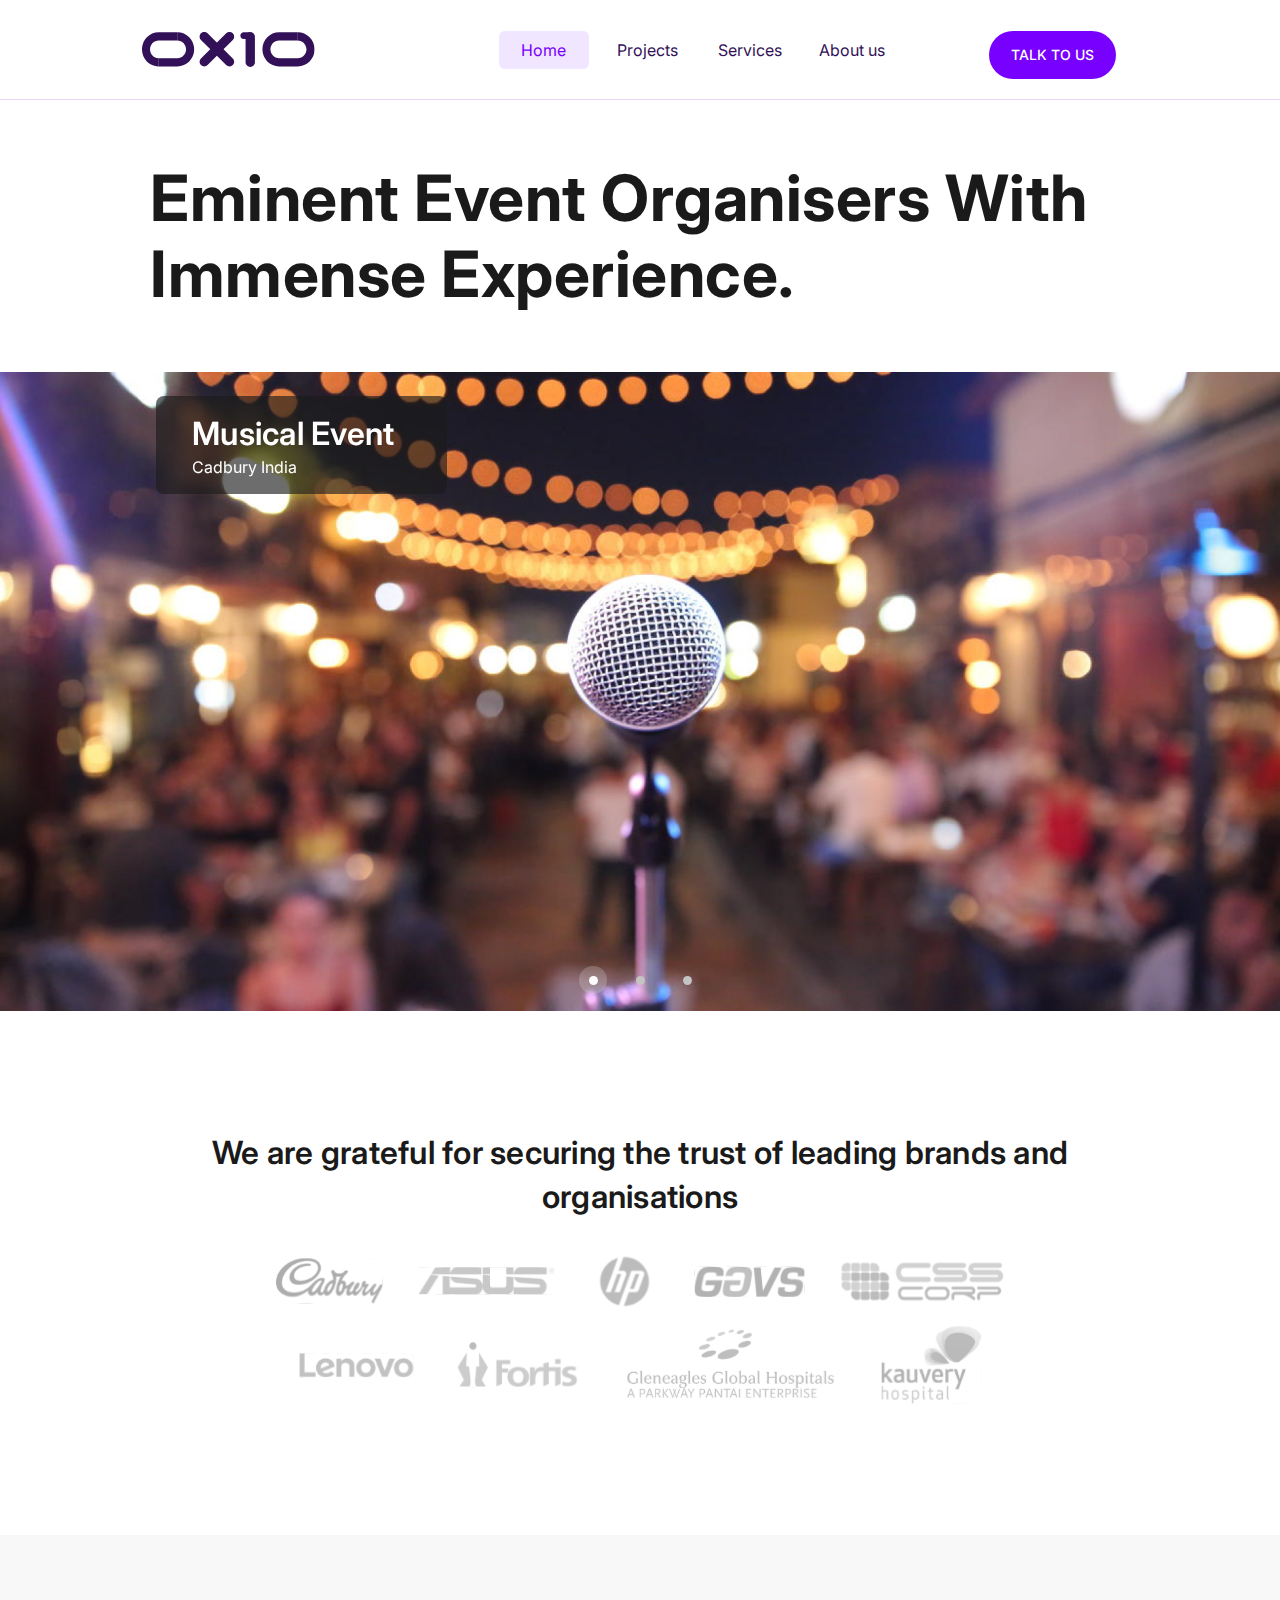
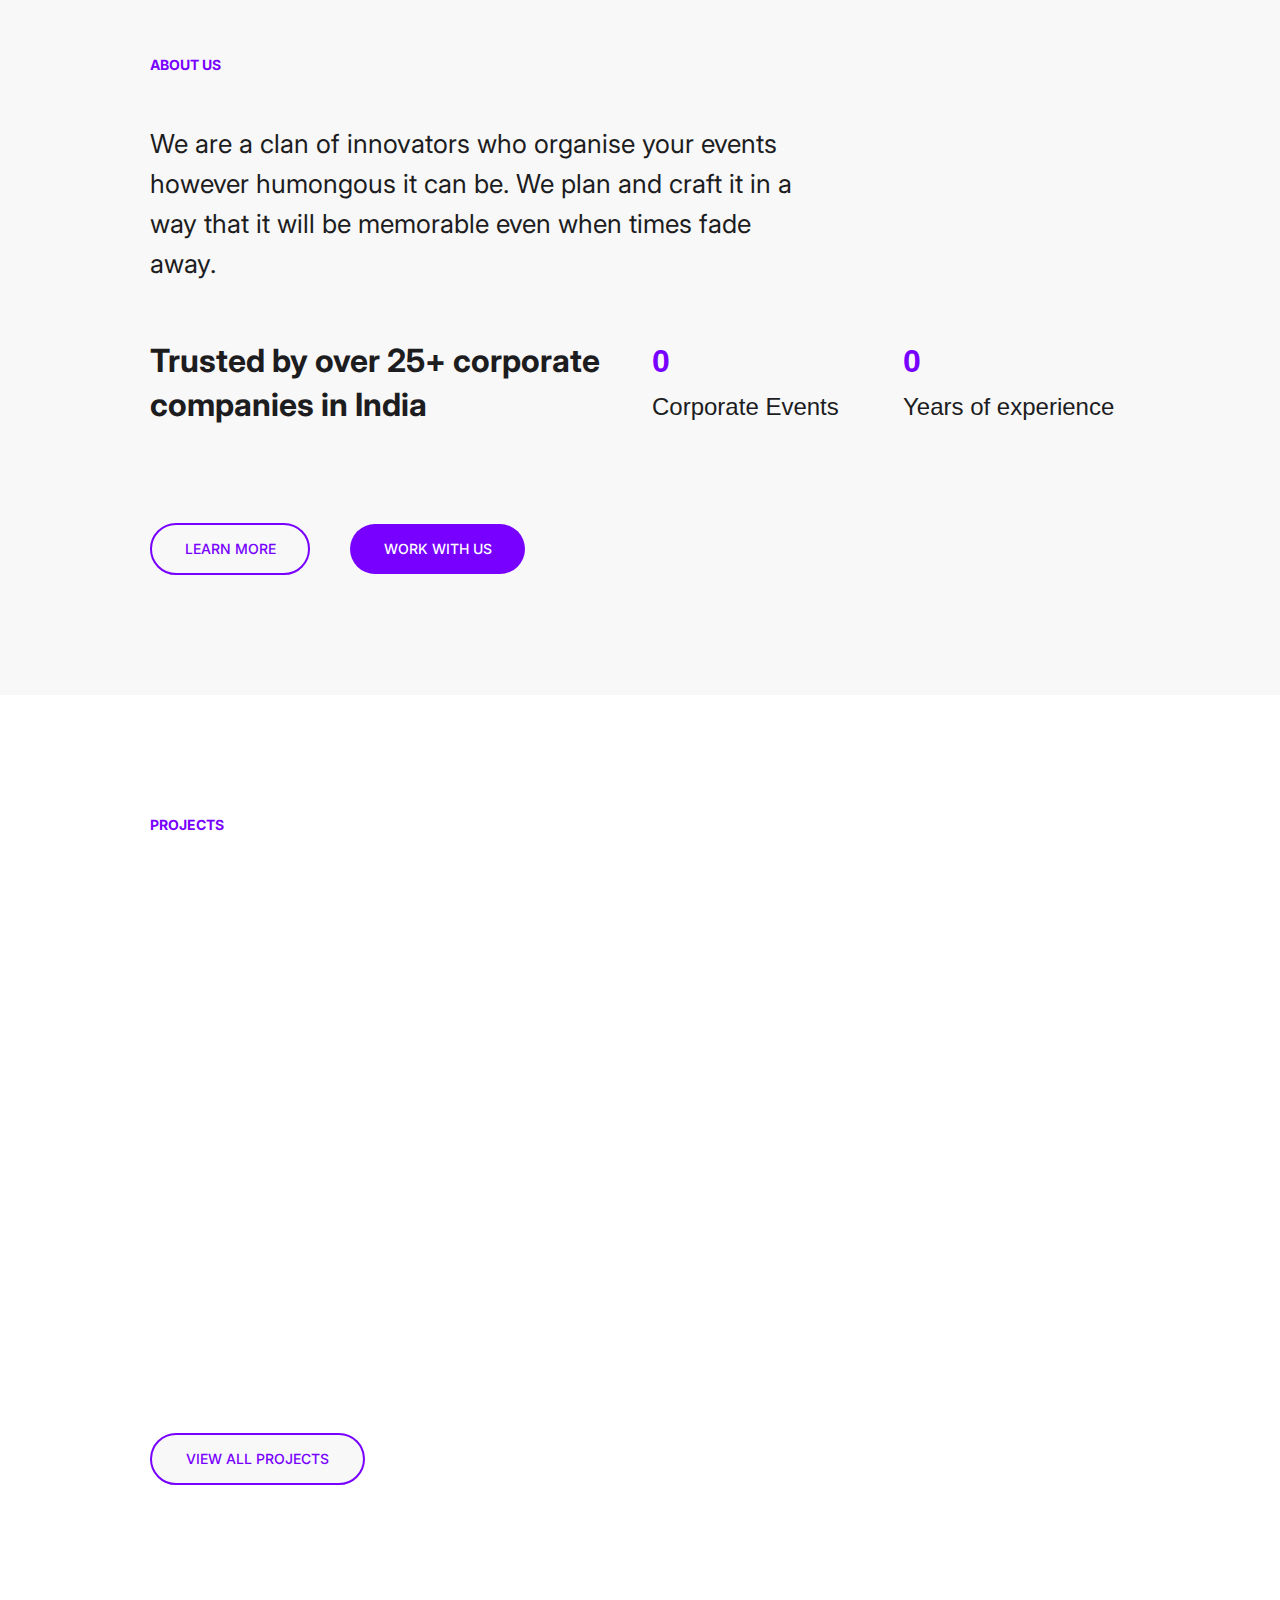
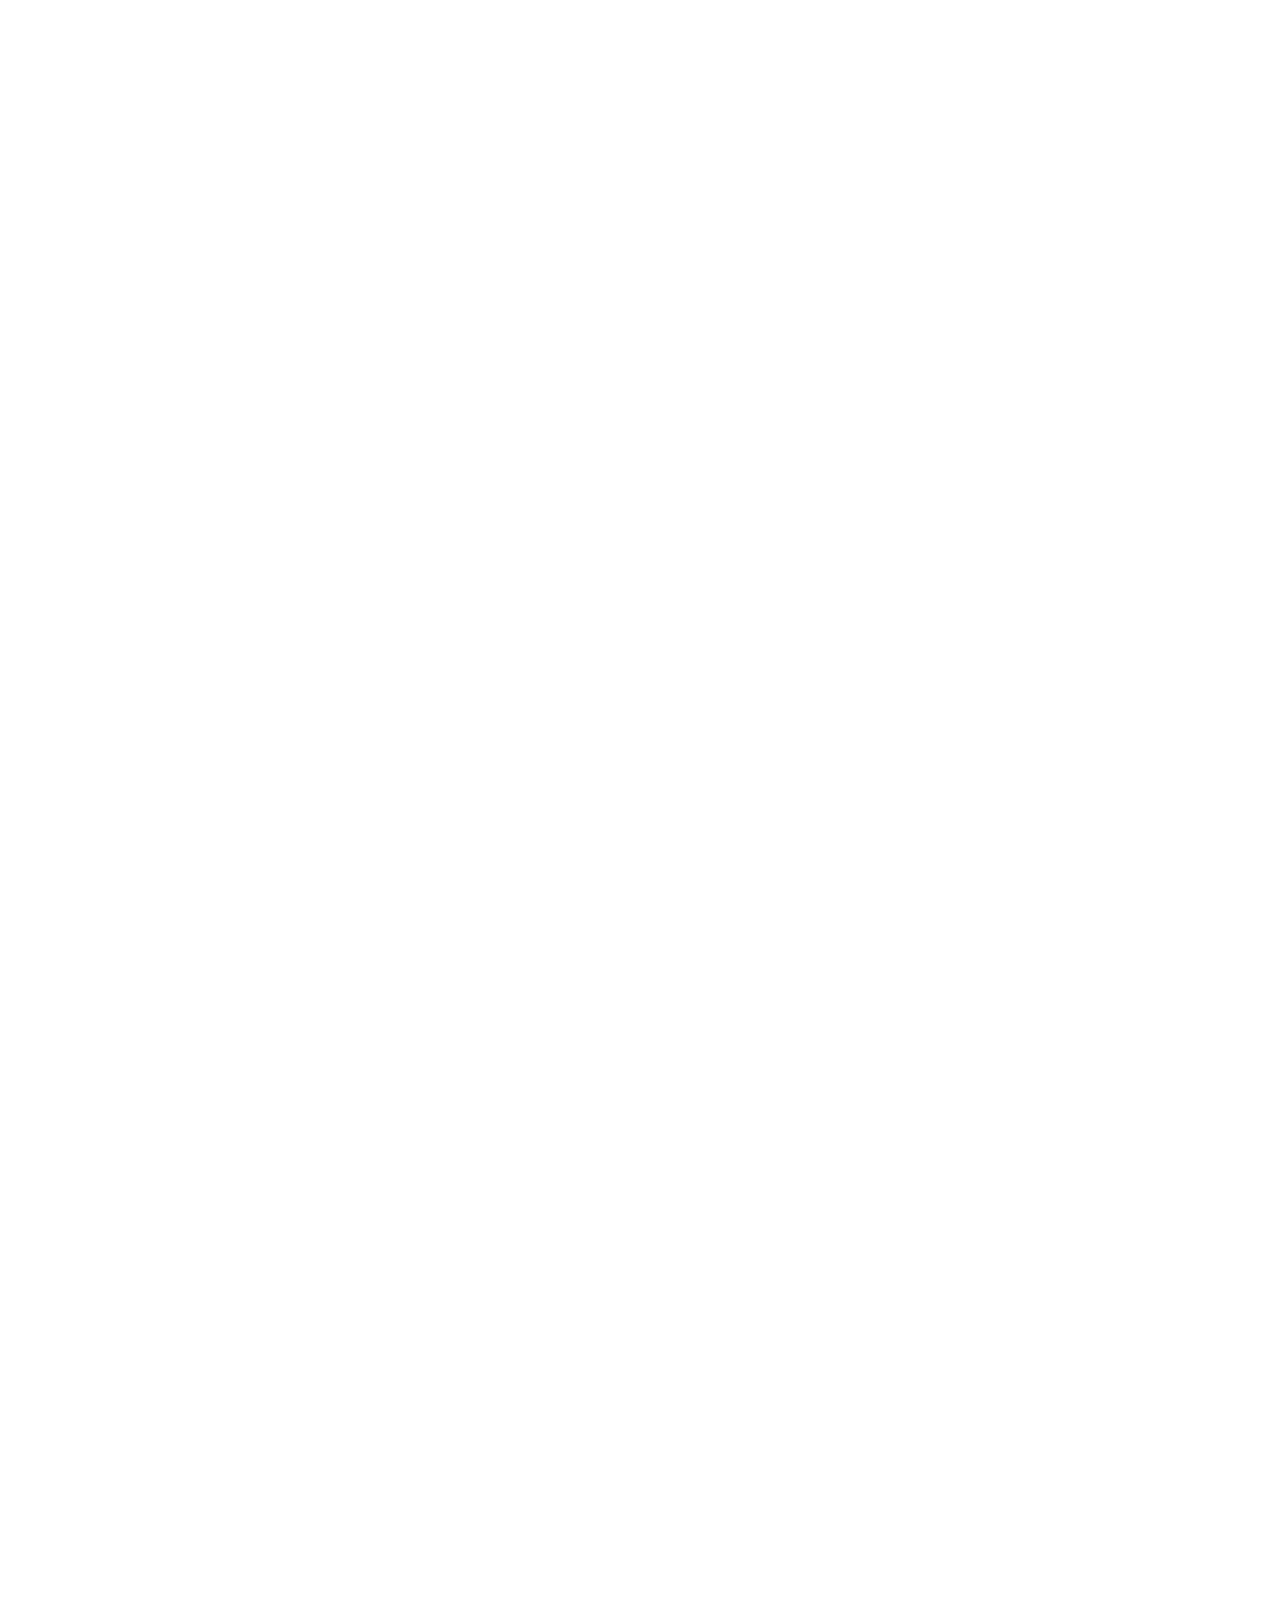
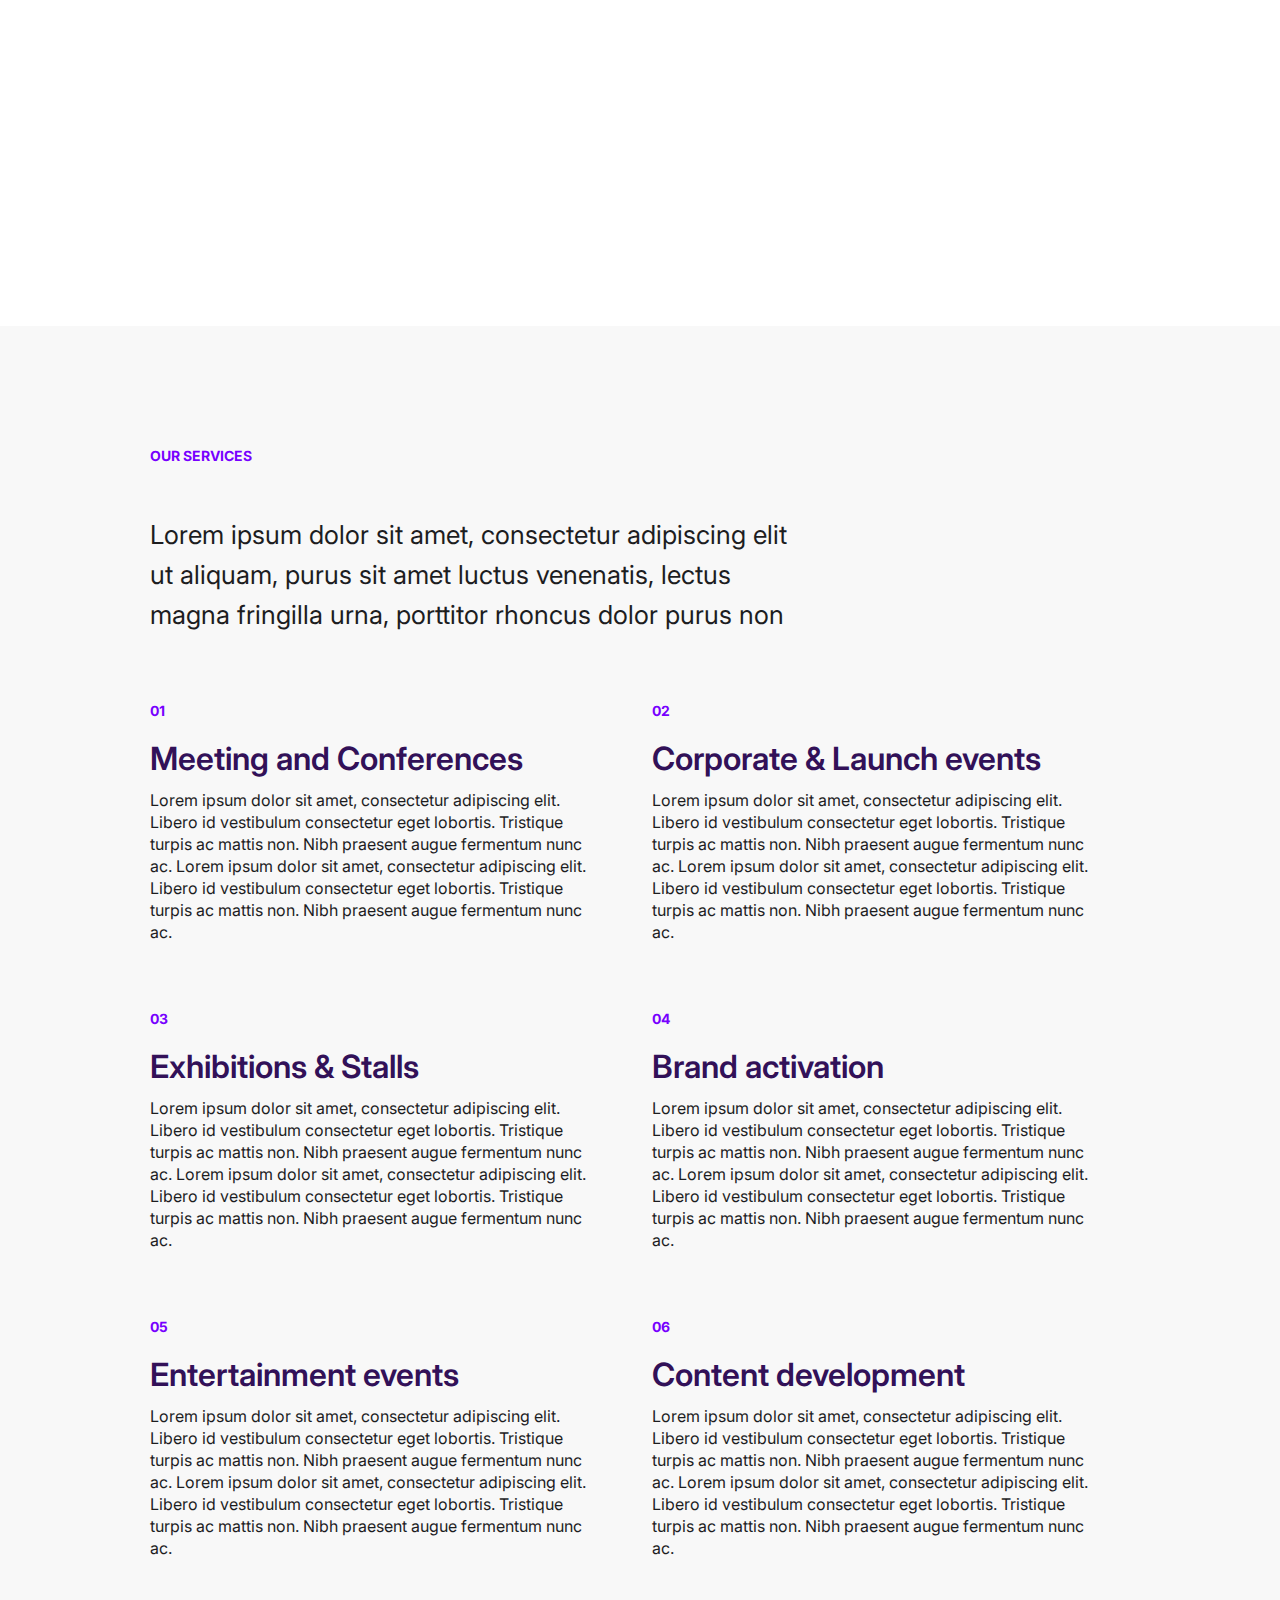
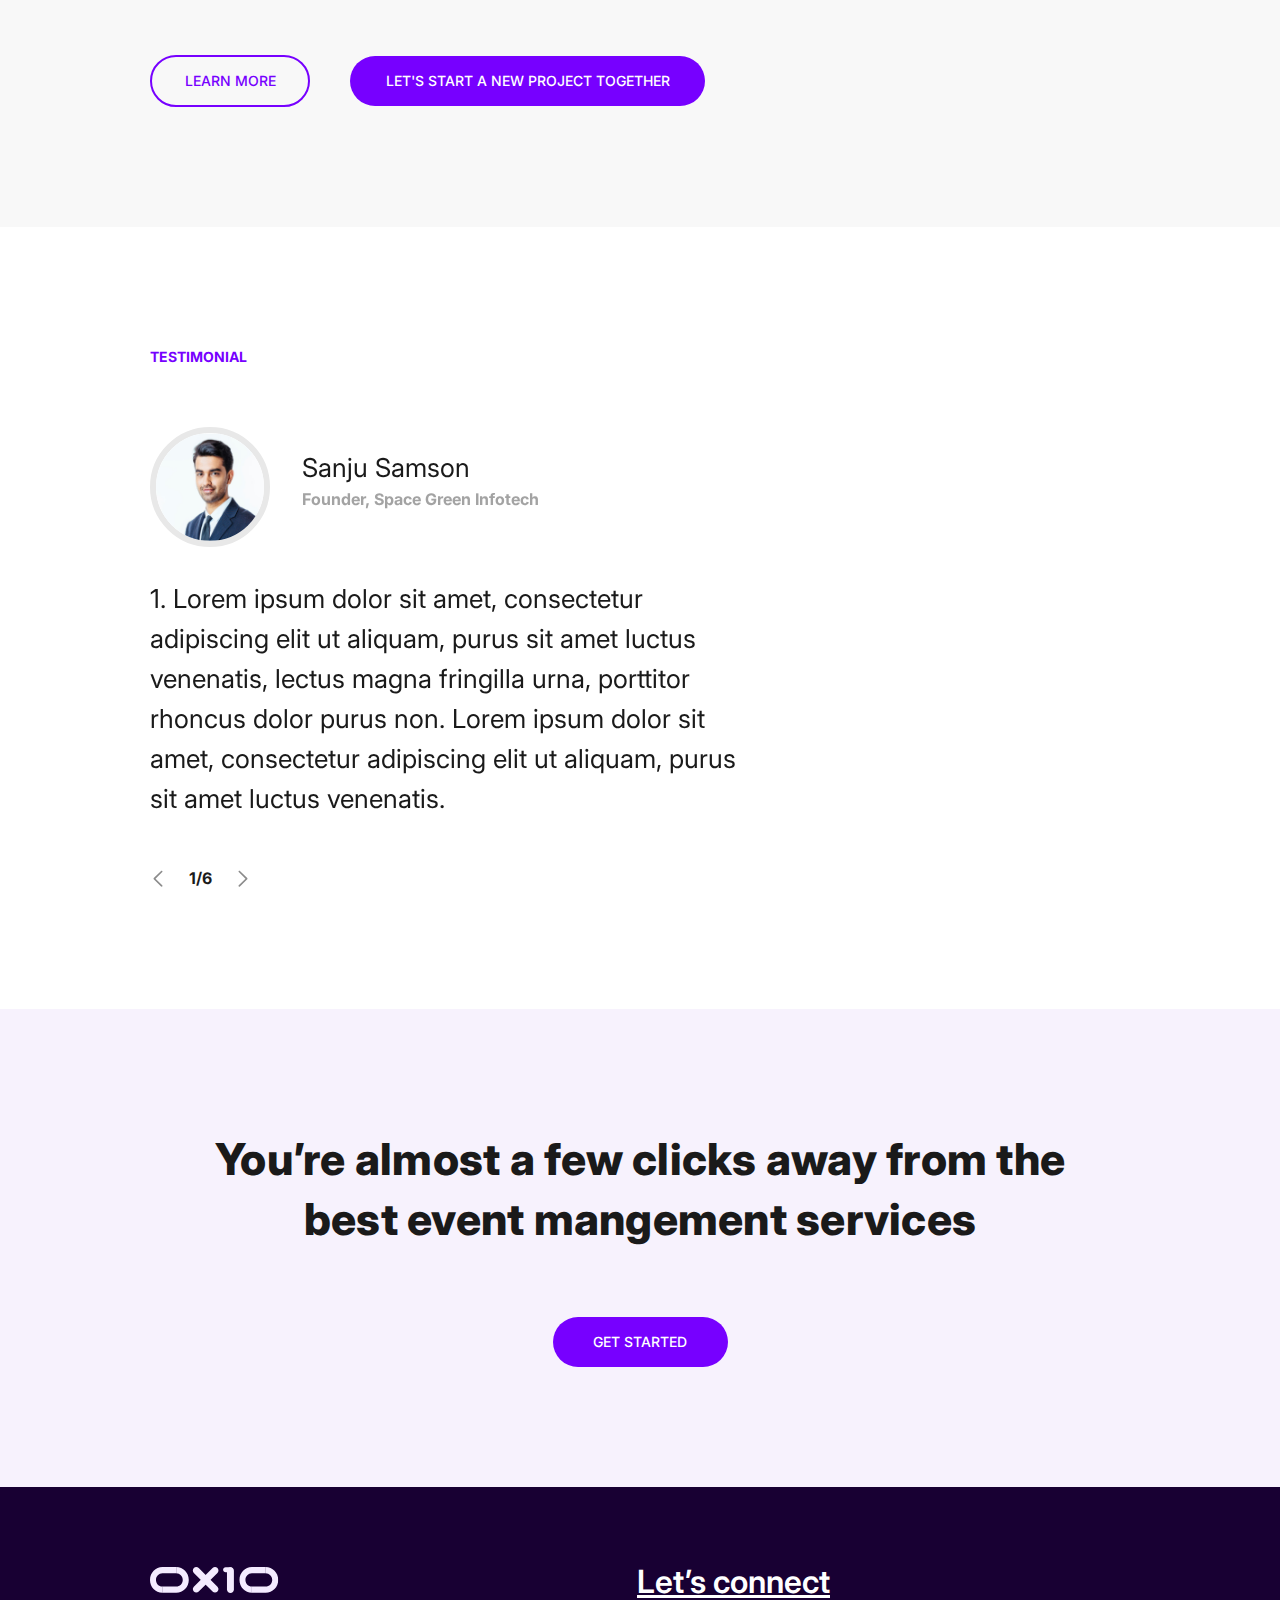
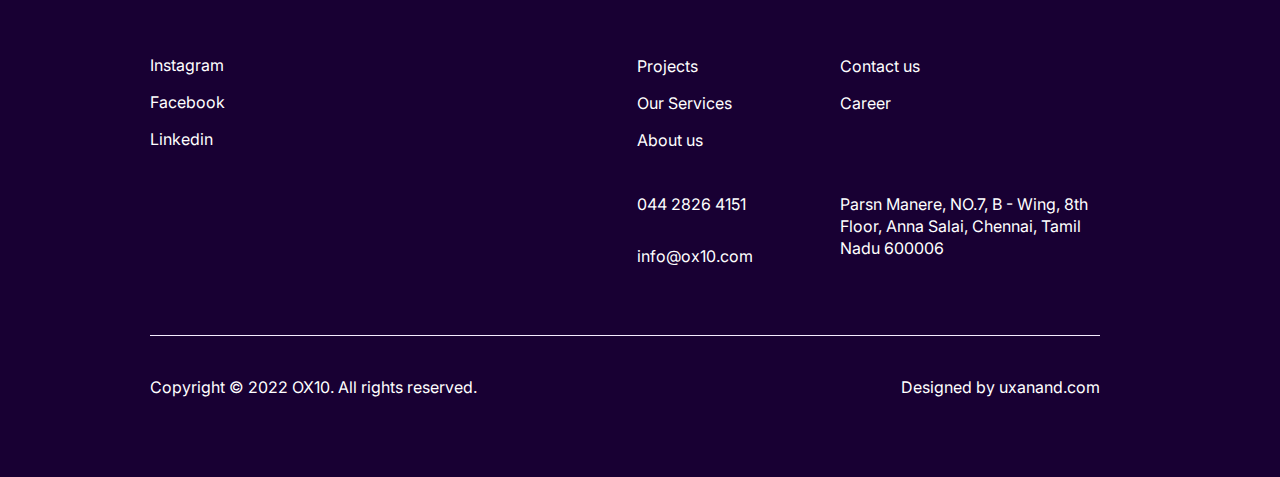
<file: index.html>
<!DOCTYPE html>
<html lang="en">

<head>
  <!-- Required meta tags -->
  <meta charset="utf-8" />
  <meta name="viewport" content="width=device-width, initial-scale=1" />
  <!-- Bootstrap CSS -->
  <link href="./css/style.css" rel="stylesheet" />
  <link href="./css/bootstrap/bootstrap.min.css" rel="stylesheet" />
  <link href="https://fonts.googleapis.com/css2?family=Inter:wght@300;400;500;600;700;800&display=swap"
    rel="stylesheet">

  <title>Ox10</title>
</head>

<body>
  <!-- Start of the navigation section-->
  <nav class="ox10-navbar navbar navbar-expand-lg navbar-light">
    <div class="container-fluid">
      <a class="navbar-brand" href="#">
        <img src="./assets/ox10-logo.svg" alt="Ox10" class="d-inline-block align-text-topbody ox10-nav-img-align" />
      </a>
      
      <button class="navbar-toggler menu-button" type="button" data-bs-toggle="collapse" data-bs-target="#navbarText"
       aria-controls="navbarText" aria-expanded="false" aria-label="Toggle navigation"  onclick="openMenu(this)">
        <div class="ox10-menu-icon">
          <div class="bar1"></div>
          <div class="bar2"></div>
          <div class="bar3"></div>
        </div>
      </button>
   
      
      <div class="collapse navbar-collapse" id="navbarText">
        <div class="ox10-menu-list">
          <ul class="navbar-nav me-auto mb-2 mb-lg-0">
            <li class="nav-item">
              <a class="nav-link ox10-nav-link active" id="home" value="home" aria-current="page" href="index.html">Home</a>
            </li>
            <li class="nav-item">
              <a class="nav-link ox10-nav-link" id="projects" value="projects" href="projects.html">Projects</a>
            </li>
            <li class="nav-item">
              <a class="nav-link ox10-nav-link" id="services" value="services" href="services.html">Services</a>
            </li>
            <li class="nav-item">
              <a class="nav-link ox10-nav-link" id="about" value="about" href="#ox10-about-us-wrap">About us</a>
            </li>
            <li class="nav-item">
              <button type="button" class="btn ox10-talk-to-us-button">
                Talk to us
              </button>
            </li>
          </ul>
        </div>
      </div>
    </div>
  </nav>
  <!-- end of the navigation section-->

  <!-- Landing Title start-->

  <section class="ox10-main-start">
    <div class="ox10-landing-title">
        <div class="ox10-landing-h1">Eminent Event Organisers With Immense Experience.</div>
    </div>
  </section>

  <!-- Landing Title end-->

  <!-------------  Banner carousel ---------------->

  <section>
    <div class="ox10-landing-carousel">
      <div id="carouselExampleIndicators" class="carousel slide" data-bs-ride="carousel">
        <div class="carousel-indicators">
          <button type="button" data-bs-target="#carouselExampleIndicators" data-bs-slide-to="0" class="active"
            aria-current="true" aria-label="Slide 1"></button>
          <button type="button" data-bs-target="#carouselExampleIndicators" data-bs-slide-to="1"
            aria-label="Slide 2"></button>
          <button type="button" data-bs-target="#carouselExampleIndicators" data-bs-slide-to="2"
            aria-label="Slide 3"></button>
        </div>
        <div class="carousel-inner">
          <div class="carousel-item active">
            <img src="./assets/banner.png" class="d-block w-100" alt="...">
            <div class="carousel-caption">
              <div class="ox10-banner-title">Musical Event</div>
              <div class="ox10-banner-text">Cadbury India</div>
            </div>
        </div>
          <div class="carousel-item">
            <img src="./assets/banner.png" class="d-block w-100" alt="...">
            <div class="carousel-caption">
              <div class="ox10-banner-title">Dance Event</div>
              <div class="ox10-banner-text">Lenovo</div>
            </div>
          </div>
          <div class="carousel-item">
            <img src="./assets/banner.png" class="d-block w-100" alt="...">
            <div class="carousel-caption">
              <div class="ox10-banner-title">Technical Event</div>
              <div class="ox10-banner-text">HP</div>
            </div>
          </div>
        
       
         
        </div>
        
      </div>
    </div>
  </section>


  <!-------------  Banner carousel ---------------->
  <section>
      <div class="ox10-brand-lists">
        <div class="ox10-brand-lists-title">
          We are grateful for securing the trust of leading brands and organisations
        </div>
        <div class="ox10-brand-list-wrap">
          <div class="d-flex flex-wrap justify-content-between align-items-center first-row">
            <div class="ox10-brand-image">
              <img src="./assets/brand-cadbury.svg" alt="cadbury" />
            </div>
            <div class="ox10-brand-image">
              <img src="./assets/brand-asus.svg" alt="asus" />
            </div>
            <div class="ox10-brand-image">
              <img src="./assets/brand-hp.svg" alt="hp" />
            </div>
            <div class="ox10-brand-image">
              <img src="./assets/brand-gavs.svg" alt="gavs" />
            </div>
            <div class="ox10-brand-image">
              <img src="./assets/brand-css.svg" alt="css corp" />
            </div>
          </div>
          <div class="d-flex flex-wrap justify-content-around align-items-center">
            <div class="ox10-brand-image">
              <img src="./assets/brand-lenovo.svg" alt="lenovo" />
            </div>
            <div class="ox10-brand-image">
              <img src="./assets/brand-fortis.svg" alt="Fortis" />
            </div>
            <div class="ox10-brand-image">
              <img src="./assets/brand-gleneagle.svg" alt="Gleneagle" />
            </div>
            <div class="ox10-brand-image">
              <img src="./assets/brand-kauvery.svg" alt="kauvery" />
            </div>
          </div>
        </div>
      </div>
  </section>

  <!--- About us section  -->
  <section>
      <div class="ox10-about-us-wrap" id="ox10-about-us-wrap">
        <div class="ox10-about-us-first-wrap">
          <h6 class="ox10-second-level-title">About us</h6>
          <p class="ox10-about-us-first-wrap-text">
            We are a clan of innovators who organise your events however humongous it can be. We plan and craft it in
            a way that it will be memorable even when times fade away.
          </p>
        </div>

        <div class="ox10-about-us-second-wrap">
          <div class="row justify-content-center" id="ox10-about-us-counter">
            <div class="col-lg-6 row-sm-1">
              <p class="ox10-about-us-second-wrap-title">
                Trusted by over 25+ corporate companies in India
              </p>
            </div>
            <div class="col-lg-3 row-sm-1">
              <div class="ox10-count-wrap">
                <div class="ox10-count" data-count="1000">0</div>
                <div class="ox10-text">Corporate Events</div>
              </div>
            </div>
            <div class="col-lg-3 row-sm-1">
              <div class="ox10-count-wrap">
                <div class="ox10-count"  data-count="15">0</div>
                <div class="ox10-text">Years of experience</div>
              </div>
            </div>
          </div>
        </div>

        <div class="ox10-about-us-button-wrap">
          <a class="btn ox10-purple-btn outlined text-transform" role="button">Learn more</a>
          <a class="btn ox10-purple-btn primary text-transform" role="button">Work with us</a>
        </div>


      </div>
  </section>

   <!-----------------------  Projects slider section ----------------------->
   <section>
    <div class="ox10-projects-wrap">
     
      <div class="ox10-projects-hook"></div>
      <section class="ox10-projects-section ">
        <h6 class="ox10-second-level-title">
          Projects
        </h6>
        <div class="ox10-all-projects">
            <div class="row">
                <div class="ox10-projects slider">

                    <a href="#">
                        <div class="col-md-12 portfo_images padnone">
                            <div class="business">
                              <img src="./assets/project_one.png" class="projects-picture" alt="Project 1">
                                <div class="ox10-projects-content">
                                    <h4>Promise 2 Deliver</h4>
                                    <div class="count">1/5</div>
                                    <div class="ox10-company-name">TATA MOTORS</div>    
                                </div>
                            </div>                        
                        </div>
                    </a>
                    

                    <a href="#">
                        <div class="col-md-12 portfo_images padnone">
                            <div class="business">
                                <img src="./assets/project_two.png" class="projects-picture" alt="Project 2">
                                <div class="ox10-projects-content">
                                    <h4>Corporate Conference Meet</h4>            
                                    <div class="count">2/5</div>
                                    <div class="ox10-company-name">NLN GROUP</div>
                                </div>
                            </div>
                        </div>
                    </a>
                  
                    <a href="#">
                        <div class="col-md-12 portfo_images padnone">
                            <div class="business">
                                <img src="./assets/project_one.png" class="projects-picture" alt="Project 3">
                                <div class="ox10-projects-content">
                                  <h4>Promise 2 Deliver</h4>
                                    <div class="count">3/5</div>
                                    <div class="ox10-company-name">TATA MOTORS</div>
                                </div>
                            </div>
                        </div>
                    </a>

                    <a href="#">
                        <div class="col-md-12 portfo_images padnone">
                            <div class="business">
                                <img src="./assets/project_two.png" class="projects-picture" alt="Project 4">
                                <div class="ox10-projects-content">
                                  <h4>Corporate Conference Meet</h4>
                                    <div class="count">4/5</div>
                                    <div class="ox10-company-name">NLN GROUP</div>
                                </div>
                            </div>
                        </div>
                    </a>

                    <a href="#">
                        <div class="col-md-12 portfo_images padnone">
                            <div class="business">
                                <img src="./assets/project_one.png" class="projects-picture" alt="Project 5">
                                <div class="ox10-projects-content">
                                  <h4>Promise 2 Deliver</h4>
                                    <div class="count">5/5</div>
                                    <div class="ox10-company-name">TATA MOTORS</div>
                                </div>
                            </div>
                        </div>
                    </a>

                </div>
            </div>
        </div>
        <a href="projects.html">
          <button class="btn ox10-purple-btn outlined"  onclick=location.replace() >VIEW ALL PROJECTS</button>
        </a>
    </section>      
      </div>
  </section>
  <!-----------------------  Projects slider section ----------------------->
 

  <!-------------   our services section  -->

  <section>
      <div class="ox10-service-wrap">
        <div class="ox10-service-wrap-first">
          <h6 class="ox10-second-level-title">
            Our Services
          </h6>
          <p class="ox10-service-wrap-first-text">
            Lorem ipsum dolor sit amet, consectetur adipiscing elit ut aliquam, purus sit amet luctus venenatis,
            lectus magna fringilla urna, porttitor rhoncus dolor purus non
          </p>
        </div>

        <div class="row ox10-services">
          <div class="col-lg-6  ox10-service-col">
            <p class="ox10-service-count">01</p>
            <h6 class="ox10-service-title">Meeting and Conferences</h6>
            <p class="ox10-service-text">
              Lorem ipsum dolor sit amet, consectetur adipiscing elit. Libero id vestibulum consectetur eget lobortis.
              Tristique turpis ac mattis non. Nibh praesent augue fermentum nunc ac. Lorem ipsum dolor sit amet,
              consectetur adipiscing elit. Libero id vestibulum consectetur eget lobortis. Tristique turpis ac mattis
              non. Nibh praesent augue fermentum nunc ac.
            </p>
          </div>
          <div class="col-lg-6 ox10-service-col">
            <p class="ox10-service-count">02</p>
            <h6 class="ox10-service-title">Corporate & Launch events</h6>
            <p class="ox10-service-text">
              Lorem ipsum dolor sit amet, consectetur adipiscing elit. Libero id vestibulum consectetur eget lobortis.
              Tristique turpis ac mattis non. Nibh praesent augue fermentum nunc ac. Lorem ipsum dolor sit amet,
              consectetur adipiscing elit. Libero id vestibulum consectetur eget lobortis. Tristique turpis ac mattis
              non. Nibh praesent augue fermentum nunc ac.
            </p>
          </div>
          <div class="col-lg-6 ox10-service-col">
            <p class="ox10-service-count">03</p>
            <h6 class="ox10-service-title">Exhibitions & Stalls</h6>
            <p class="ox10-service-text">
              Lorem ipsum dolor sit amet, consectetur adipiscing elit. Libero id vestibulum consectetur eget lobortis.
              Tristique turpis ac mattis non. Nibh praesent augue fermentum nunc ac. Lorem ipsum dolor sit amet,
              consectetur adipiscing elit. Libero id vestibulum consectetur eget lobortis. Tristique turpis ac mattis
              non. Nibh praesent augue fermentum nunc ac.
            </p>
          </div>
          <div class="col-lg-6 ox10-service-col">
            <p class="ox10-service-count">04</p>
            <h6 class="ox10-service-title">Brand activation</h6>
            <p class="ox10-service-text">
              Lorem ipsum dolor sit amet, consectetur adipiscing elit. Libero id vestibulum consectetur eget lobortis.
              Tristique turpis ac mattis non. Nibh praesent augue fermentum nunc ac. Lorem ipsum dolor sit amet,
              consectetur adipiscing elit. Libero id vestibulum consectetur eget lobortis. Tristique turpis ac mattis
              non. Nibh praesent augue fermentum nunc ac.
            </p>
          </div>
          <div class="col-lg-6 ox10-service-col">
            <p class="ox10-service-count">05</p>
            <h6 class="ox10-service-title">Entertainment events</h6>
            <p class="ox10-service-text">
              Lorem ipsum dolor sit amet, consectetur adipiscing elit. Libero id vestibulum consectetur eget lobortis.
              Tristique turpis ac mattis non. Nibh praesent augue fermentum nunc ac. Lorem ipsum dolor sit amet,
              consectetur adipiscing elit. Libero id vestibulum consectetur eget lobortis. Tristique turpis ac mattis
              non. Nibh praesent augue fermentum nunc ac.
            </p>
          </div>
          <div class="col-lg-6 ox10-service-col">
            <p class="ox10-service-count">06</p>
            <h6 class="ox10-service-title">Content development</h6>
            <p class="ox10-service-text">
              Lorem ipsum dolor sit amet, consectetur adipiscing elit. Libero id vestibulum consectetur eget lobortis.
              Tristique turpis ac mattis non. Nibh praesent augue fermentum nunc ac. Lorem ipsum dolor sit amet,
              consectetur adipiscing elit. Libero id vestibulum consectetur eget lobortis. Tristique turpis ac mattis
              non. Nibh praesent augue fermentum nunc ac.
            </p>
          </div>

          <div class="ox10-service-btn-wrap">
            <a class="btn ox10-purple-btn outlined text-transform">Learn more</a>
            <a class="btn ox10-purple-btn primary text-transform">Let's start a new project together</a>
          </div>
        </div>

      </div>
  </section>

  <!-------------   our services section  -->

  <!--------------- Testimonials  --------------->

  <section> 
      <div class="ox10-testimonial-wrap">

           <h6 class="ox10-second-level-title">testimonial</h6>
        <div id="testimonial-carousel" class="carousel slide testimonial-carousel" data-bs-ride="carousel">
          <div class="carousel-inner">

            <div class="carousel-item active">
              <div class="d-flex align-items-center">
                <div class="ox10-testimonial-image">
                  <img src="./assets/testimonial.png" alt="testimonial" />
                </div>
                <div class="ox10-testimonial-user">
                  <h6 class="ox10-testimonial-user-name">Sanju Samson</h6>
                  <p class="ox10-testimonial-user-desc">Founder, Space Green Infotech</p>
                </div>
              </div>
              <p class="ox10-testimonial-text">
                1. Lorem ipsum dolor sit amet, consectetur adipiscing elit ut aliquam, purus sit amet luctus venenatis,
                lectus magna fringilla urna, porttitor rhoncus dolor purus non. Lorem ipsum dolor sit amet, consectetur
                adipiscing elit ut aliquam, purus sit amet luctus venenatis.
              </p>
            </div>

            <div class="carousel-item ">
              <div class="ox10-testimonial">
                <div class="d-flex align-items-center">
                  <div class="ox10-testimonial-image">
                    <img src="./assets/testimonial.png" alt="testimonial" />
                  </div>
                  <div class="ox10-testimonial-user">
                    <h6 class="ox10-testimonial-user-name">Sanju Samson</h6>
                    <p class="ox10-testimonial-user-desc">Founder, Space Green Infotech</p>
                  </div>
                </div>
                <p class="ox10-testimonial-text">
                  2. Lorem ipsum dolor sit amet, consectetur adipiscing elit ut aliquam, purus sit amet luctus venenatis,
                  lectus magna fringilla urna, porttitor rhoncus dolor purus non. Lorem ipsum dolor sit amet,
                  consectetur
                  adipiscing elit ut aliquam, purus sit amet luctus venenatis.
                </p>
              </div>
            </div>

            <div class="carousel-item">
              <div class="ox10-testimonial">
                <div class="d-flex align-items-center">
                  <div class="ox10-testimonial-image">
                    <img src="./assets/testimonial.png" alt="testimonial" />
                  </div>
                  <div class="ox10-testimonial-user">
                    <h6 class="ox10-testimonial-user-name">Sanju Samson</h6>
                    <p class="ox10-testimonial-user-desc">Founder, Space Green Infotech</p>
                  </div>
                </div>
                <p class="ox10-testimonial-text">
                  3. Lorem ipsum dolor sit amet, consectetur adipiscing elit ut aliquam, purus sit amet luctus venenatis,
                  lectus magna fringilla urna, porttitor rhoncus dolor purus non. Lorem ipsum dolor sit amet,
                  consectetur
                  adipiscing elit ut aliquam, purus sit amet luctus venenatis.
                </p>
              </div>
            </div>

            <div class="carousel-item">
              <div class="ox10-testimonial">
                <div class="d-flex align-items-center">
                  <div class="ox10-testimonial-image">
                    <img src="./assets/testimonial.png" alt="testimonial" />
                  </div>
                  <div class="ox10-testimonial-user">
                    <h6 class="ox10-testimonial-user-name">Sanju Samson</h6>
                    <p class="ox10-testimonial-user-desc">Founder, Space Green Infotech</p>
                  </div>
                </div>
                <p class="ox10-testimonial-text">
                  4. Lorem ipsum dolor sit amet, consectetur adipiscing elit ut aliquam, purus sit amet luctus venenatis,
                  lectus magna fringilla urna, porttitor rhoncus dolor purus non. Lorem ipsum dolor sit amet,
                  consectetur
                  adipiscing elit ut aliquam, purus sit amet luctus venenatis.
                </p>
              </div>
            </div>

            <div class="carousel-item">
              <div class="ox10-testimonial">
                <div class="d-flex align-items-center">
                  <div class="ox10-testimonial-image">
                    <img src="./assets/testimonial.png" alt="testimonial" />
                  </div>
                  <div class="ox10-testimonial-user">
                    <h6 class="ox10-testimonial-user-name">Sanju Samson</h6>
                    <p class="ox10-testimonial-user-desc">Founder, Space Green Infotech</p>
                  </div>
                </div>
                <p class="ox10-testimonial-text">
                  5. Lorem ipsum dolor sit amet, consectetur adipiscing elit ut aliquam, purus sit amet luctus venenatis,
                  lectus magna fringilla urna, porttitor rhoncus dolor purus non. Lorem ipsum dolor sit amet,
                  consectetur
                  adipiscing elit ut aliquam, purus sit amet luctus venenatis.
                </p>
              </div>
            </div>

            <div class="carousel-item">
              <div class="ox10-testimonial">
                <div class="d-flex align-items-center">
                  <div class="ox10-testimonial-image">
                    <img src="./assets/testimonial.png" alt="testimonial" />
                  </div>
                  <div class="ox10-testimonial-user">
                    <h6 class="ox10-testimonial-user-name">Sanju Samson</h6>
                    <p class="ox10-testimonial-user-desc">Founder, Space Green Infotech</p>
                  </div>
                </div>
                <p class="ox10-testimonial-text">
                  6. Lorem ipsum dolor sit amet, consectetur adipiscing elit ut aliquam, purus sit amet luctus venenatis,
                  lectus magna fringilla urna, porttitor rhoncus dolor purus non. Lorem ipsum dolor sit amet,
                  consectetur
                  adipiscing elit ut aliquam, purus sit amet luctus venenatis.
                </p>
              </div>
            </div>

          </div>

          <div class="ox10-testimonial-carousel-controls d-flex align-items-center justify-content-between">
            <a class="carousel-control-prev control" data-bs-target="#testimonial-carousel" role="button" data-bs-slide="prev">
              <svg width="10" height="17" viewBox="0 0 10 17" fill="none" xmlns="http://www.w3.org/2000/svg">
                <path
                  d="M9.2541 0.879736C9.55216 1.17194 9.57926 1.62918 9.33539 1.95139L9.2541 2.0437L2.52658 8.63867L9.2541 15.2336C9.55216 15.5258 9.57926 15.9831 9.33539 16.3053L9.2541 16.3976C8.95604 16.6898 8.48963 16.7164 8.16096 16.4773L8.06679 16.3976L0.745899 9.22065C0.44784 8.92845 0.420743 8.47121 0.66461 8.149L0.745899 8.05669L8.06679 0.879736C8.39466 0.558317 8.92624 0.558317 9.2541 0.879736Z"
                  fill="#1A1A1A" style="font-weight: bold;" />
              </svg>
            </a>
            <span class="ox10-carousel-count"></span>
            <a class="carousel-control-next control" data-bs-target="#testimonial-carousel" role="button" data-bs-slide="next">
              <svg width="10" height="17" viewBox="0 0 10 17" fill="none" xmlns="http://www.w3.org/2000/svg">
                <path
                  d="M0.745899 16.3976C0.44784 16.1054 0.420743 15.6482 0.66461 15.326L0.745899 15.2336L7.47342 8.63867L0.745899 2.0437C0.44784 1.7515 0.420743 1.29425 0.66461 0.972047L0.745899 0.879736C1.04396 0.587537 1.51037 0.560973 1.83904 0.800046L1.93321 0.879736L9.2541 8.05669C9.55216 8.34889 9.57926 8.80613 9.33539 9.12834L9.2541 9.22065L1.93321 16.3976C1.60534 16.719 1.07376 16.719 0.745899 16.3976Z"
                  fill="#1A1A1A" />
              </svg>
            </a>
          </div>

        </div>

      </div>
  </section>
  <!--------------- Testimonials  --------------->

  <!--------------  footer banner section  --------------------->

  <section>
      <div class="ox10-footer-banner">
          <h4 class="ox10-footer-banner-title">
            You’re almost a few clicks away from the best event mangement services
          </h4>
          <a class="btn ox10-purple-btn primary text-transform">Get started</a>
      </div>
  </section>

  <!--------------  footer banner section  --------------------->

  <!--------------- Footer ---------->

  <section>
    <div class="ox10-footer">
      <div class="d-flex ox10-footer-wrap">

        <div class="row ox10-footer-content">

            <div class="col-lg-6 row-sm-1 ">
              
              <a class="navbar-brand" href="#">
                <img src="./assets/footer_logo.svg" alt="Ox10"
                  class="d-inline-block align-text-topbody ox10-footer-nav-img-align" />
              </a>
              <div class="d-flex ox10-footer-social-wrap">
                  <div class="col-lg-12">
                    <a href="#" class="d-block text-decoration-none ox10-social-link">Instagram</a>
                    <a href="#" class="d-block text-decoration-none ox10-social-link">Facebook</a>
                    <a href="#" class="d-block text-decoration-none ox10-social-link">Linkedin</a>
                  </div>
              </div>

            </div>

            <div class="col-lg-6  row-sm-1 ">
              <div class="ox10-footer-col-title">Let’s connect</div>

              <div class="d-flex ox10-footer-page-wrap">

                <div class="row row-cols-auto">

                  <div class="col-5">
                    <a href="#" class="d-block text-decoration-none ox10-page-link">Projects</a>
                    <a href="#" class="d-block text-decoration-none ox10-page-link">Our Services</a>
                    <a href="#" class="d-block text-decoration-none ox10-page-link">About us</a>
                  </div>
                  <div class="col-7">
                    <a href="#" class="d-block text-decoration-none ox10-page-link">Contact us</a>
                    <a href="#" class="d-block text-decoration-none ox10-page-link">Career</a>
                  </div>
                  <div class="col-lg-5 col-sm-12 col-md-12 ox10-footer-contact">
                    <div class="ox10-footer-contact-no">044 2826 4151</div>
                    <div class="ox10-footer-contact-site"> info@ox10.com</div>
                  </div>
                  <div class="col-lg-7 col-sm-12 col-md-12 ox10-footer-contact">
                    <div class="ox10-footer-contact-address">
                      Parsn Manere, NO.7, B - Wing, 8th Floor,
                      Anna Salai, Chennai, Tamil Nadu 600006
                    </div>
                  </div>

                </div>

              </div>

            </div>

        </div>

      </div>
      
      <div class="ox10-footer-divider"></div>
      <div class="ox10-copyright-wrap">
        <div class="row row-cols-2 justify-content-between">
          <div class="col-lg-6 col-sm-6 col-md-6 ox10-copyright">
            Copyright © 2022 OX10. All rights reserved.
          </div>
          <div class="col-lg-6 col-sm-6 col-md-6 ox10-designer">
            Designed by uxanand.com
          </div>
        </div>
      </div>      
    </div>
  </section>

  <!--------------- Footer ---------->

  <!-- Required JS plugins-->
  <script src="./js/built-in/tweenMax-min.js"></script>
  <script src="./js/built-in/bootstrap.bundle.min.js"></script>
  <script src="./js/built-in/jquery.js"></script>
  <script src="./js/custom/script.js"></script>
  <script src="./js/built-in/scroll-magic.js"></script>

  <script src="./js/built-in/gsap-min.js"></script>
  <script src="./js/custom/slider.js"></script>
  
</body>

</html>
</file>
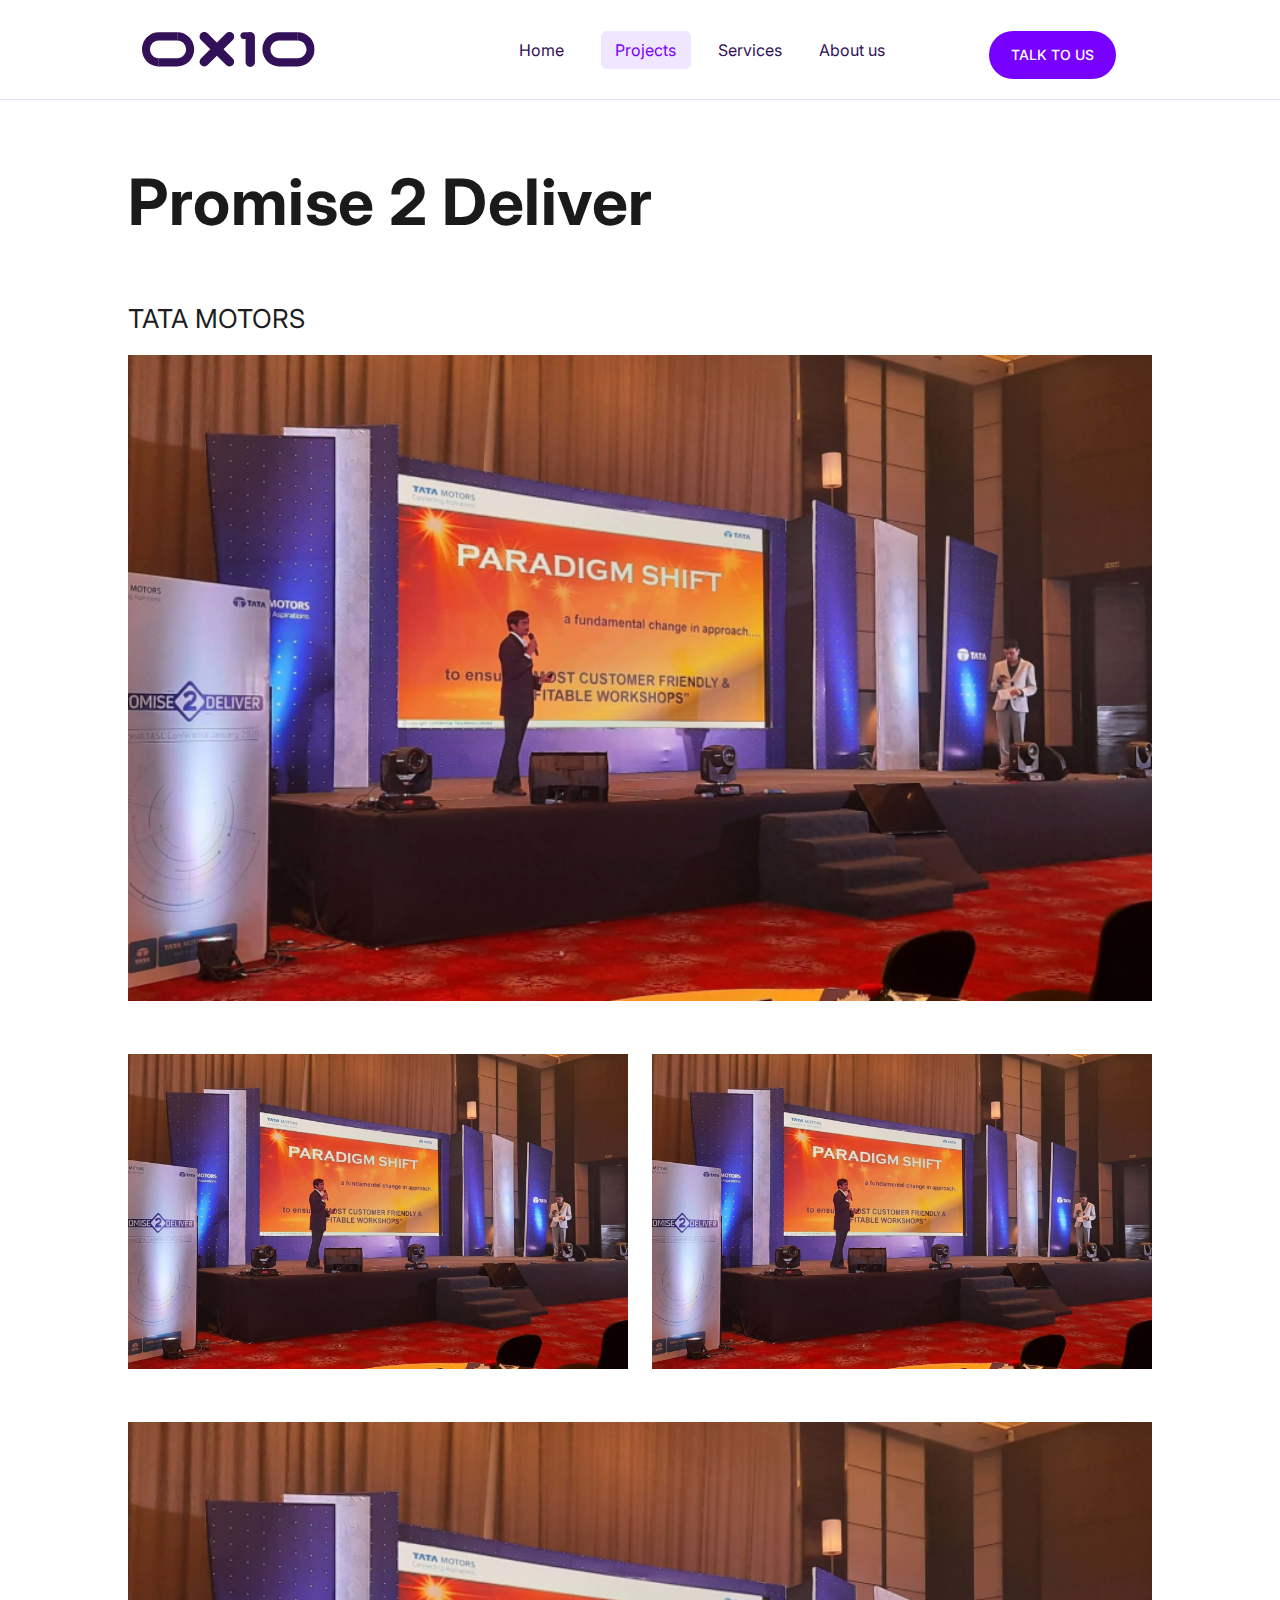
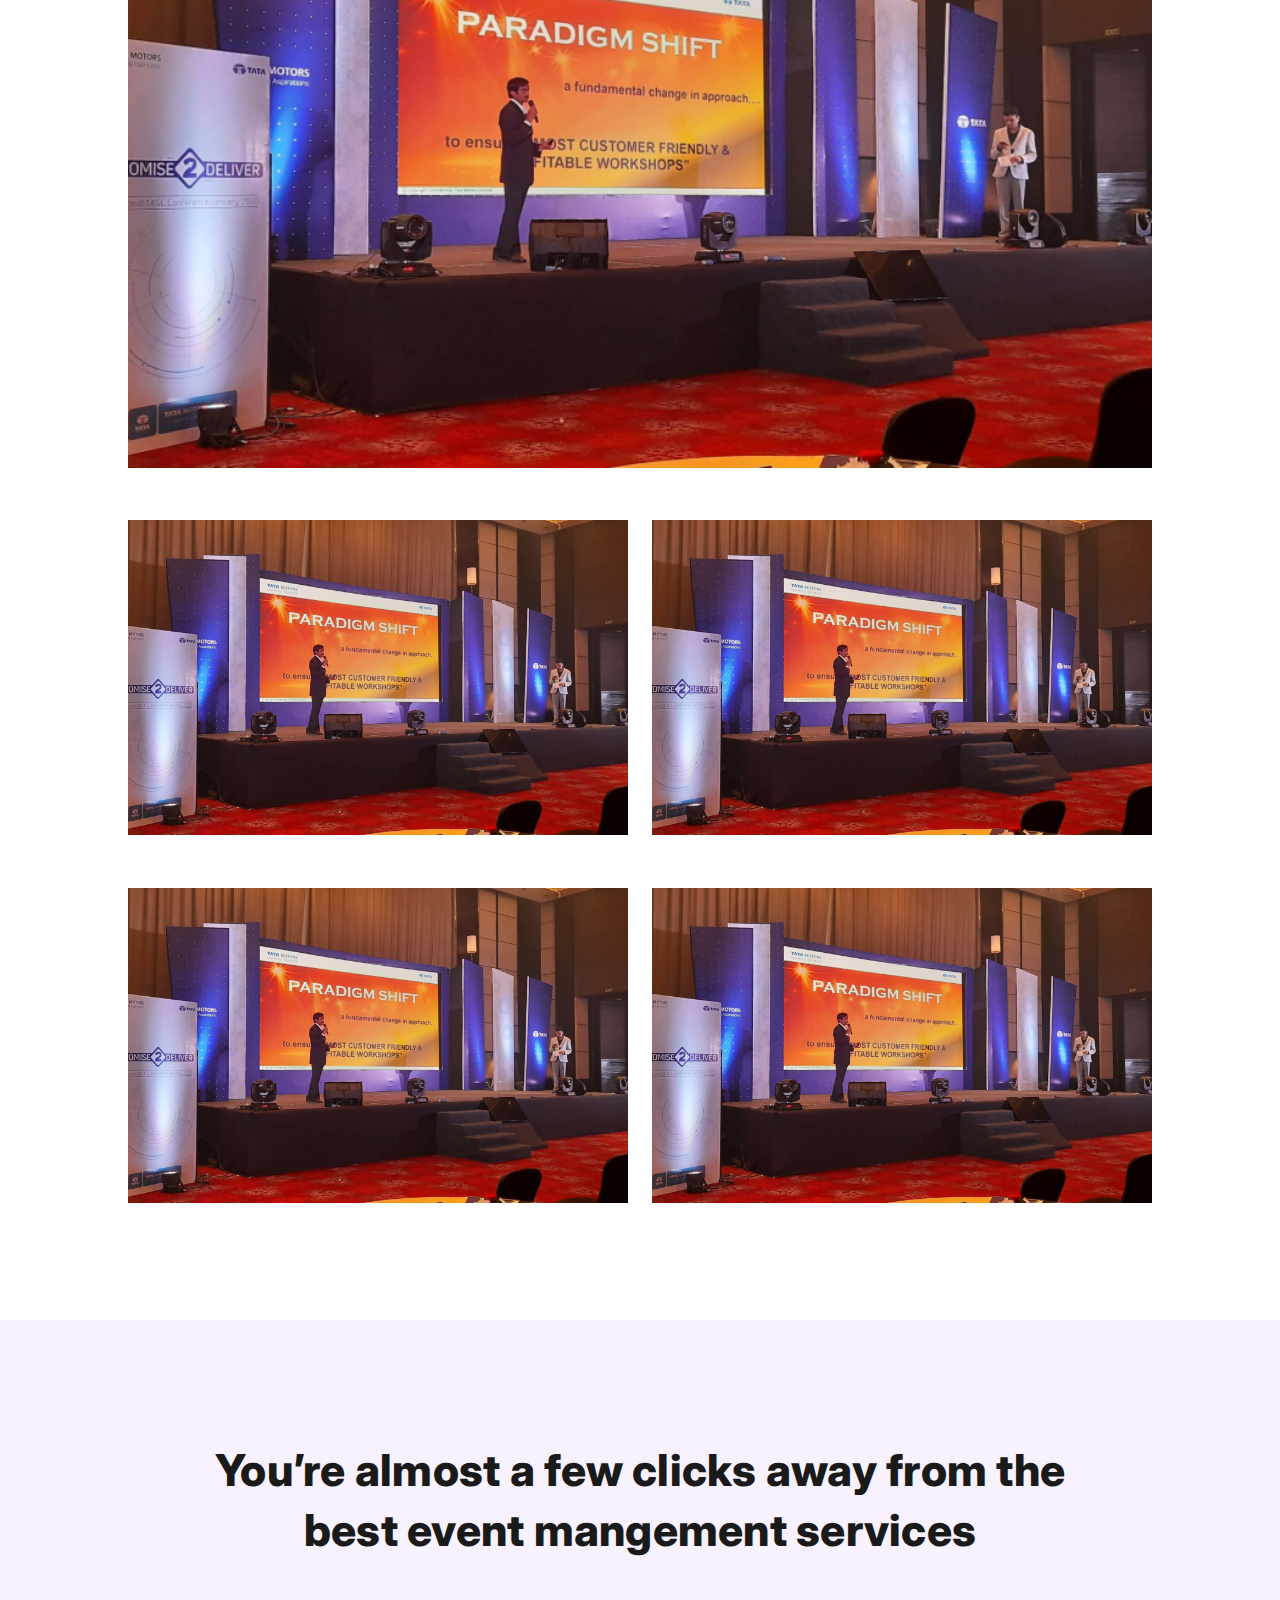
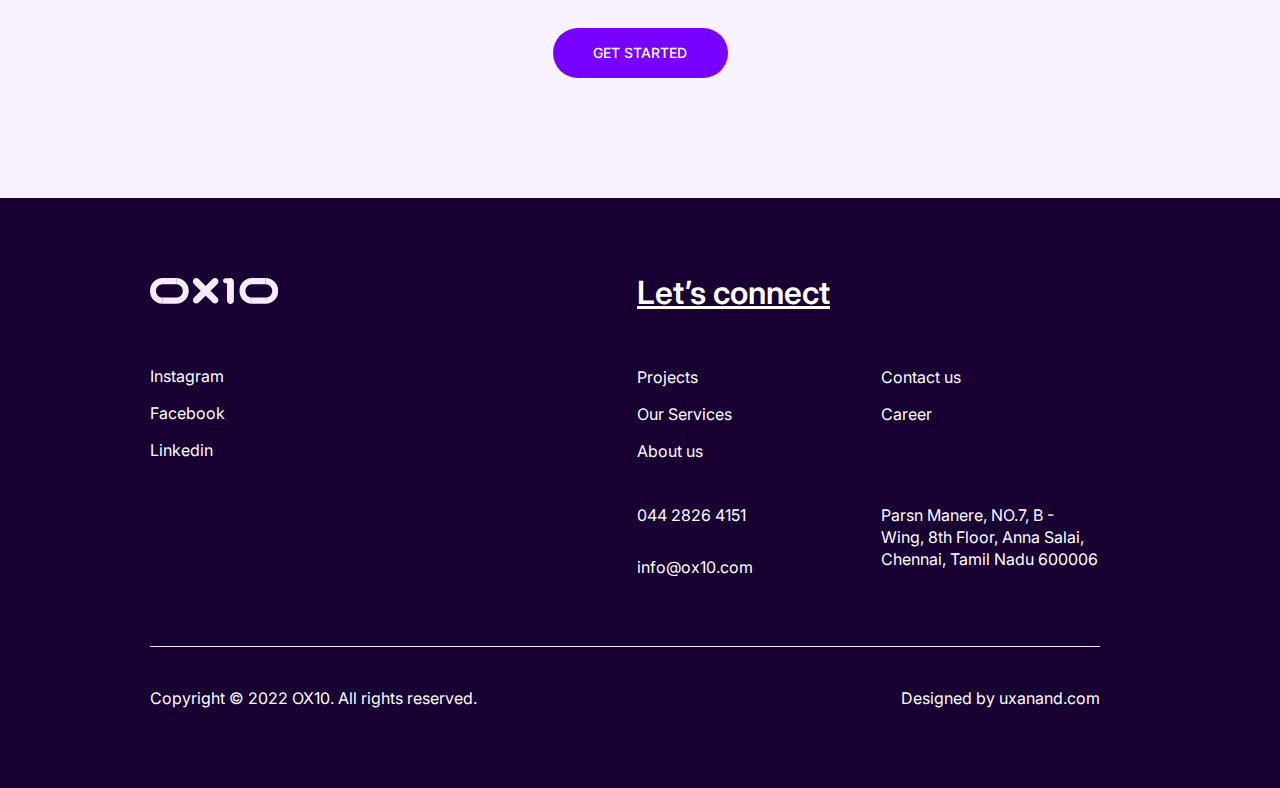
<file: design-system.html>
<!DOCTYPE html>
<html lang="en">

<head>
  <!-- Required meta tags -->
  <meta charset="utf-8" />
  <meta name="viewport" content="width=device-width, initial-scale=1" />
  <!-- Bootstrap CSS -->
  <link href="./css/style.css" rel="stylesheet" />
  <link href="./css/bootstrap/bootstrap.min.css" rel="stylesheet" />
  <link href="https://fonts.googleapis.com/css2?family=Inter:wght@300;400;500;600;700;800&display=swap"
    rel="stylesheet">

  <title>Ox10</title>
</head>

<body>
  <!-- Start of the navigation section-->
  <nav class="ox10-navbar navbar navbar-expand-lg navbar-light">
    <div class="container-fluid">
      <a class="navbar-brand" href="#">
        <img src="./assets/ox10-logo.svg" alt="Ox10" class="d-inline-block align-text-topbody ox10-nav-img-align" />
      </a>
  
      <button class="navbar-toggler menu-button" type="button" data-bs-toggle="collapse" data-bs-target="#navbarText"
       aria-controls="navbarText" aria-expanded="false" aria-label="Toggle navigation"  onclick="openMenu(this)">
        <div class="ox10-menu-icon">
          <div class="bar1"></div>
          <div class="bar2"></div>
          <div class="bar3"></div>
        </div>
      </button>
   
      
      <div class="collapse navbar-collapse" id="navbarText">
        <div class="ox10-menu-list">
          <ul class="navbar-nav me-auto mb-2 mb-lg-0">
            <li class="nav-item">
              <a class="nav-link ox10-nav-link" id="home" value="home" aria-current="page" href="index.html">Home</a>
            </li>
            <li class="nav-item">
              <a class="nav-link ox10-nav-link active" id="projects" value="projects" href="projects.html">Projects</a>
            </li>
            <li class="nav-item">
              <a class="nav-link ox10-nav-link" id="services" value="services" href="services.html">Services</a>
            </li>
            <li class="nav-item">
              <a class="nav-link ox10-nav-link" id="about" value="about" href="#ox10-about-us-wrap">About us</a>
            </li>
            <li class="nav-item">
              <button type="button" class="btn ox10-talk-to-us-button">
                Talk to us
              </button>
            </li>
          </ul>
        </div>
      </div>
    </div>
  </nav>
  <!-- end of the navigation section-->

  <!--------------- Project content start -------------------------------->

  <section>
    <div class="ox10-design-system-title ">
      <h1 class="ox10-landing-h1">Promise 2 Deliver</h1>
      <p class="ox10-company-wrap-text">
        TATA MOTORS
      </p>
    </div>
    </div>
  </section>

  <!--------------- Project content end-------------------------------->

  <!---------------Projects images start -------------------------------->

   <section>
    <div class="ox10-design-system-projects-images">
      <div class="row">

        <div class="col-lg-12 col-sm-12 ox10-design-system-project-image">
          <a href="#">
              <div>
                <img src="./assets/project_one.png" class="ox10-project-image" alt="Project 1">
              </div>
          </a>
        </div>
         <div class="col-lg-12 col-sm-12 ox10-design-system-project-image">
          <div class="row justify-content-between">
              <div class="col-lg-6 col-sm-12 ox10-design-system-project-image-inner">
                  <a href="#">
                      <div>
                          <img src="./assets/project_one.png" class="ox10-project-image" alt="Project 1">
                      </div>
                  </a>
              </div>
              
              <div class="col-lg-6 col-sm-12">
                  <a href="#">
                    <div>
                          <img src="./assets/project_one.png" class="ox10-project-image" alt="Project 1">
                      </div>
                  </a>
              </div> 
          </div>
        </div>
        <div class="col-lg-12 col-sm-12 ox10-design-system-project-image">
            <a href="#">
                <div>
                  <img src="./assets/project_one.png" class="ox10-project-image" alt="Project 1">
                </div>
            </a>
        </div>
        <div class="col-lg-12 col-sm-12 ox10-design-system-project-image">
          <div class="row">
              <div class="col-lg-6 col-sm-12 ox10-design-system-project-image-inner">
                  <a href="#">
                      <div>
                          <img src="./assets/project_one.png" class="ox10-project-image" alt="Project 1">
                      </div>
                  </a>
              </div>
              
              <div class="col-lg-6 col-sm-12">
                  <a href="#">
                    <div>
                          <img src="./assets/project_one.png" class="ox10-project-image" alt="Project 1">
                      </div>
                  </a>
              </div> 
          </div>
        </div>
        <div class="col-lg-12 col-sm-12 ox10-design-system-project-image">
          <div class="row">
              <div class="col-lg-6 col-sm-12 ox10-design-system-project-image-inner">
                  <a href="#">
                      <div>
                          <img src="./assets/project_one.png" class="ox10-project-image" alt="Project 1">
                      </div>
                  </a>
              </div>
              
              <div class="col-lg-6 col-sm-12">
                  <a href="#">
                    <div>
                          <img src="./assets/project_one.png" class="ox10-project-image" alt="Project 1">
                      </div>
                  </a>
              </div> 
          </div>
        </div>

      </div>
    </div>
  </section> 

  <!---------------Projects images and content end -------------------------------->


  <!--------------  footer banner section  --------------------->

  <section>
    <div class="ox10-footer-banner">
      <h4 class="ox10-footer-banner-title">
        You’re almost a few clicks away from the best event mangement services
      </h4>
      <a class="btn ox10-purple-btn primary text-transform">Get started</a>
    </div>
  </section> 

  <!--------------  footer banner section  --------------------->

  <!--------------- Footer ---------->

  <section>
    <div class="ox10-footer">
      <div class="d-flex ox10-footer-wrap">

        <div class="row ox10-footer-content">

          <div class="col-lg-6 row-sm-1 ">

            <a class="navbar-brand" href="#">
              <img src="./assets/footer_logo.svg" alt="Ox10"
                class="d-inline-block align-text-topbody ox10-footer-nav-img-align" />
            </a>
            <div class="d-flex ox10-footer-social-wrap">
              <div class="col-lg-12">
                <a href="#" class="d-block text-decoration-none ox10-social-link">Instagram</a>
                <a href="#" class="d-block text-decoration-none ox10-social-link">Facebook</a>
                <a href="#" class="d-block text-decoration-none ox10-social-link">Linkedin</a>
              </div>
            </div>

          </div>

          <div class="col-lg-6  row-sm-1 ">
            <div class="ox10-footer-col-title">Let’s connect</div>

            <div class="d-flex ox10-footer-page-wrap">

              <div class="row row-cols-auto">

                <div class="col-6">
                  <a href="#" class="d-block text-decoration-none ox10-page-link">Projects</a>
                  <a href="#" class="d-block text-decoration-none ox10-page-link">Our Services</a>
                  <a href="#" class="d-block text-decoration-none ox10-page-link">About us</a>
                </div>
                <div class="col-6">
                  <a href="#" class="d-block text-decoration-none ox10-page-link">Contact us</a>
                  <a href="#" class="d-block text-decoration-none ox10-page-link">Career</a>
                </div>
                <div class="col-lg-6 col-sm-12 col-md-12 ox10-footer-contact">
                  <div class="ox10-footer-contact-no">044 2826 4151</div>
                  <div class="ox10-footer-contact-site"> info@ox10.com</div>
                </div>
                <div class="col-lg-6 col-sm-12 col-md-12 ox10-footer-contact">
                  <div class="ox10-footer-contact-address">
                    Parsn Manere, NO.7, B - Wing, 8th Floor,
                    Anna Salai, Chennai, Tamil Nadu 600006
                  </div>
                </div>

              </div>

            </div>

          </div>

        </div>

      </div>

      <div class="ox10-footer-divider"></div>
      <div class="ox10-copyright-wrap">
        <div class="row row-cols-2 justify-content-between">
          <div class="col-lg-6 col-sm-6 col-md-6 ox10-copyright">
            Copyright © 2022 OX10. All rights reserved.
          </div>
          <div class="col-lg-6 col-sm-6 col-md-6 ox10-designer">
            Designed by uxanand.com
          </div>
        </div>
      </div>
    </div>
  </section>
  <!--------------- Footer ---------->

  <!-- Required JS plugins-->
  <script src="./js/built-in/bootstrap.bundle.min.js"></script>
  <script src="./js/built-in/jquery.js"></script>  
  <script src="./js/custom/script.js"></script>
  <script src="./js/custom/topnavbar.js"></script>
  
</body>

</html>
</file>
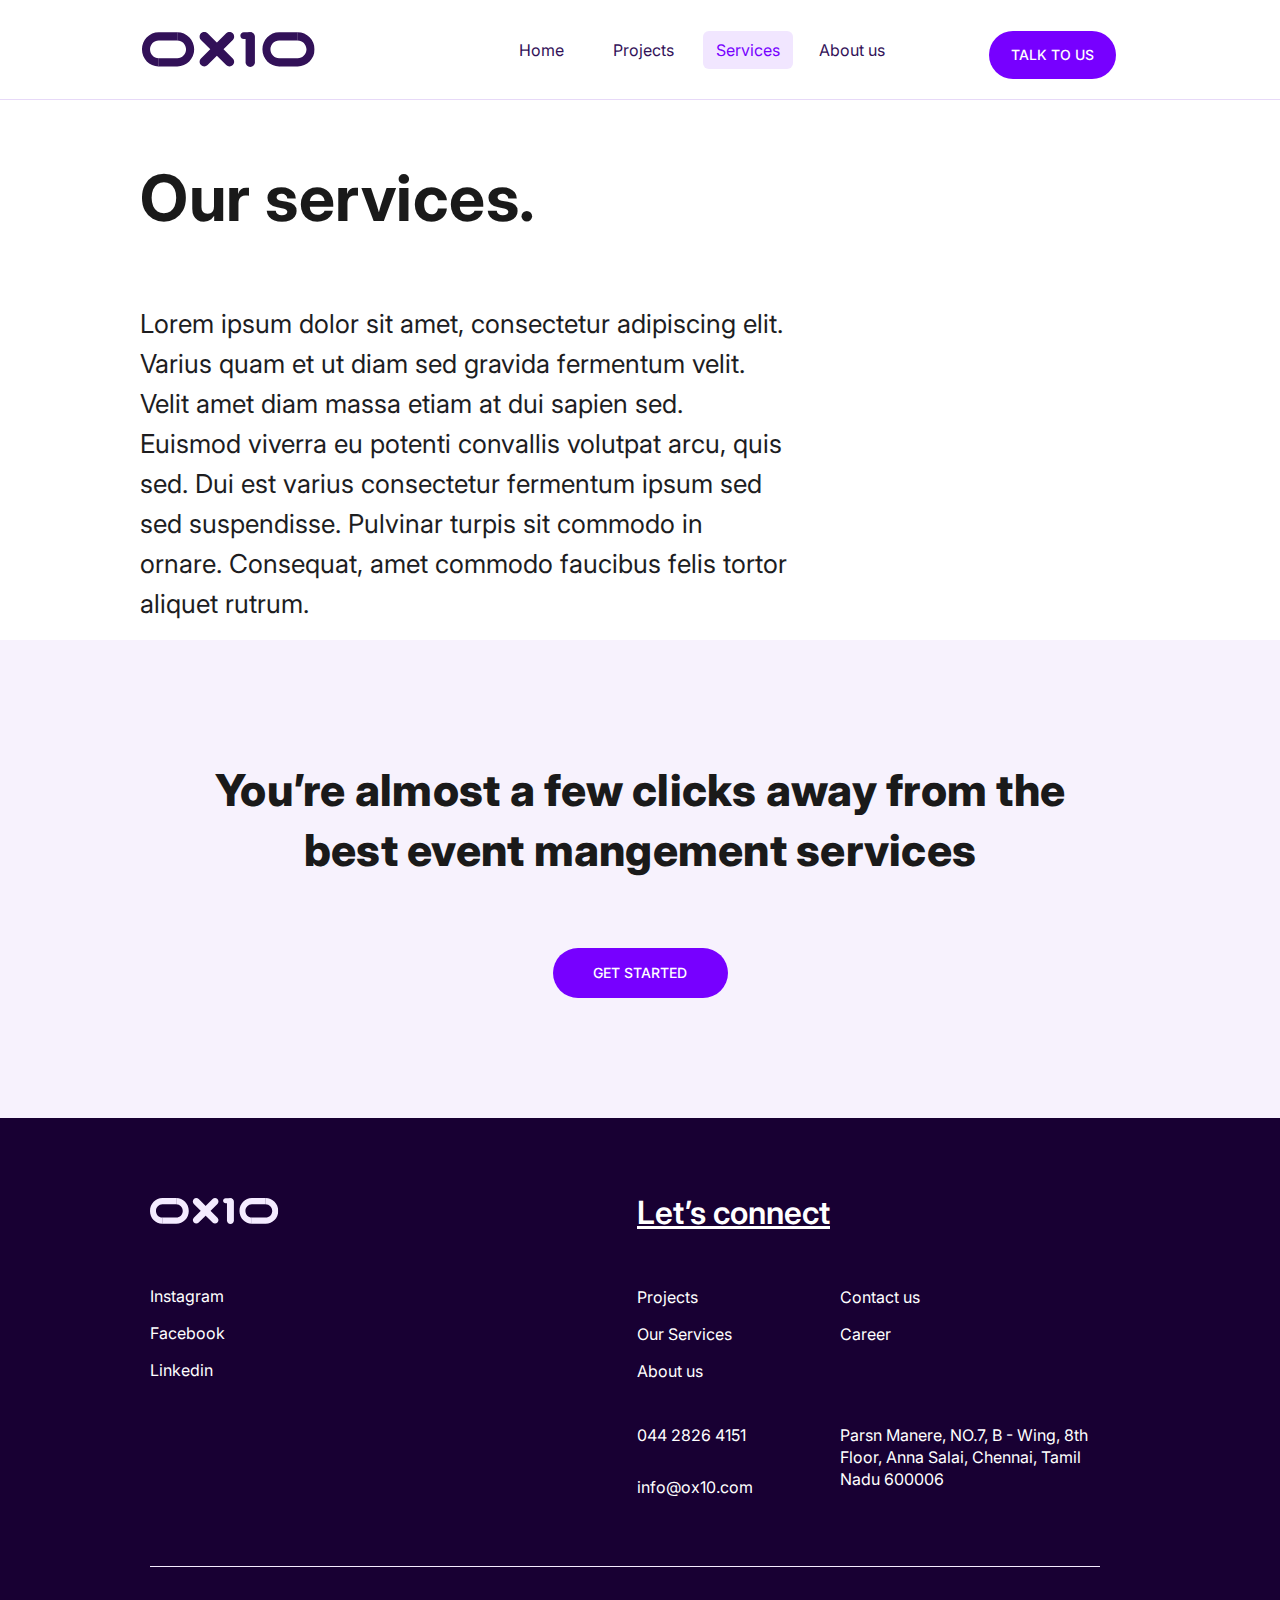
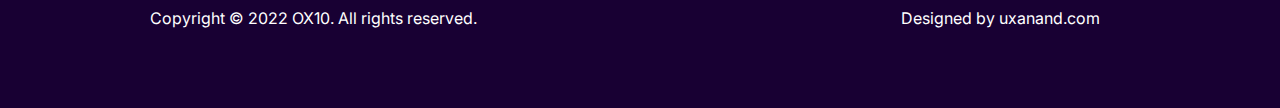
<file: services.html>
<!DOCTYPE html>
<html lang="en">

<head>
    <!-- Required meta tags -->
    <meta charset="utf-8" />
    <meta name="viewport" content="width=device-width, initial-scale=1" />
    <!-- Bootstrap CSS -->
    <link href="./css/style.css" rel="stylesheet" />
    <link href="./css/bootstrap/bootstrap.min.css" rel="stylesheet" />
    <link href="https://fonts.googleapis.com/css2?family=Inter:wght@300;400;500;600;700;800&display=swap"
        rel="stylesheet">

    <title>Ox10</title>
</head>

<body>
  <!-- Start of the navigation section-->
  <nav class="ox10-navbar navbar navbar-expand-lg navbar-light">
    <div class="container-fluid">
      <a class="navbar-brand" href="#">
        <img src="./assets/ox10-logo.svg" alt="Ox10" class="d-inline-block align-text-topbody ox10-nav-img-align" />
      </a>
      
      <button class="navbar-toggler menu-button" type="button" data-bs-toggle="collapse" data-bs-target="#navbarText"
       aria-controls="navbarText" aria-expanded="false" aria-label="Toggle navigation"  onclick="openMenu(this)">
        <div class="ox10-menu-icon">
          <div class="bar1"></div>
          <div class="bar2"></div>
          <div class="bar3"></div>
        </div>
      </button>
   
      
      <div class="collapse navbar-collapse" id="navbarText">
        <div class="ox10-menu-list">
          <ul class="navbar-nav me-auto mb-2 mb-lg-0">
            <li class="nav-item">
              <a class="nav-link ox10-nav-link" id="home" value="home" aria-current="page" href="index.html">Home</a>
            </li>
            <li class="nav-item">
              <a class="nav-link ox10-nav-link" id="projects" value="projects" href="projects.html">Projects</a>
            </li>
            <li class="nav-item">
              <a class="nav-link ox10-nav-link active" id="services" value="services" href="services.html">Services</a>
            </li>
            <li class="nav-item">
              <a class="nav-link ox10-nav-link" id="about" value="about" href="#ox10-about-us-wrap">About us</a>
            </li>
            <li class="nav-item">
              <button type="button" class="btn ox10-talk-to-us-button">
                Talk to us
              </button>
            </li>
          </ul>
        </div>
      </div>
    </div>
  </nav>
  <!-- end of the navigation section-->
    <!--------------- Project content start -------------------------------->


    <section>
        <div class="ox10-our-services-title ">
            <h1 class="ox10-landing-h1">Our services.</h1>
            <p class="ox10-our-services-wrap-text">
                Lorem ipsum dolor sit amet, consectetur adipiscing elit. Varius quam et ut diam sed gravida fermentum
                velit. Velit amet diam massa etiam at dui sapien sed. Euismod viverra eu potenti convallis volutpat
                arcu, quis sed. Dui est varius consectetur fermentum ipsum sed sed suspendisse. Pulvinar turpis sit
                commodo in ornare. Consequat, amet commodo faucibus felis tortor aliquet rutrum.
            </p>
        </div>
        </div>
    </section>
    <!--------------- Project content end-------------------------------->


    <!--------------  footer banner section  --------------------->

    <section>
        <div class="ox10-footer-banner">
            <h4 class="ox10-footer-banner-title">
                You’re almost a few clicks away from the best event mangement services
            </h4>
            <a class="btn ox10-purple-btn primary text-transform">Get started</a>
        </div>
    </section>

    <!--------------  footer banner section  --------------------->
  <!--------------  footer banner section  --------------------->

  <!--------------- Footer ---------->

  <section>
    <div class="ox10-footer">
      <div class="d-flex ox10-footer-wrap">

        <div class="row ox10-footer-content">

            <div class="col-lg-6 row-sm-1 ">
              
              <a class="navbar-brand" href="#">
                <img src="./assets/footer_logo.svg" alt="Ox10"
                  class="d-inline-block align-text-topbody ox10-footer-nav-img-align" />
              </a>
              <div class="d-flex ox10-footer-social-wrap">
                  <div class="col-lg-12">
                    <a href="#" class="d-block text-decoration-none ox10-social-link">Instagram</a>
                    <a href="#" class="d-block text-decoration-none ox10-social-link">Facebook</a>
                    <a href="#" class="d-block text-decoration-none ox10-social-link">Linkedin</a>
                  </div>
              </div>

            </div>

            <div class="col-lg-6  row-sm-1 ">
              <div class="ox10-footer-col-title">Let’s connect</div>

              <div class="d-flex ox10-footer-page-wrap">

                <div class="row row-cols-auto">

                  <div class="col-5">
                    <a href="#" class="d-block text-decoration-none ox10-page-link">Projects</a>
                    <a href="#" class="d-block text-decoration-none ox10-page-link">Our Services</a>
                    <a href="#" class="d-block text-decoration-none ox10-page-link">About us</a>
                  </div>
                  <div class="col-7">
                    <a href="#" class="d-block text-decoration-none ox10-page-link">Contact us</a>
                    <a href="#" class="d-block text-decoration-none ox10-page-link">Career</a>
                  </div>
                  <div class="col-lg-5 col-sm-12 col-md-12 ox10-footer-contact">
                    <div class="ox10-footer-contact-no">044 2826 4151</div>
                    <div class="ox10-footer-contact-site"> info@ox10.com</div>
                  </div>
                  <div class="col-lg-7 col-sm-12 col-md-12 ox10-footer-contact">
                    <div class="ox10-footer-contact-address">
                      Parsn Manere, NO.7, B - Wing, 8th Floor,
                      Anna Salai, Chennai, Tamil Nadu 600006
                    </div>
                  </div>

                </div>

              </div>

            </div>

        </div>

      </div>
      
      <div class="ox10-footer-divider"></div>
      <div class="ox10-copyright-wrap">
        <div class="row row-cols-2 justify-content-between">
          <div class="col-lg-6 col-sm-6 col-md-6 ox10-copyright">
            Copyright © 2022 OX10. All rights reserved.
          </div>
          <div class="col-lg-6 col-sm-6 col-md-6 ox10-designer">
            Designed by uxanand.com
          </div>
        </div>
      </div>      
    </div>
  </section>

  <!--------------- Footer ---------->

    <!-- Required JS plugins-->
    <script src="./js/built-in/bootstrap.bundle.min.js"></script>
    <script src="./js/built-in/jquery.js"></script>
    <script src="./js/custom/script.js"></script>
    <script src="./js/custom/topnavbar.js"></script>

</body>

</html>
</file>
<file: css/style.css>
:root {
  --ox10-primary-color: #7700FF;
  --ox10-primary-font-family: 'Inter', sans-serif;
  --ox10-secondary-font-family: 'Helvetica', sans-serif;
  --ox10-primary-text-color:#1A1A1A;
  --ox10-secondary-color:#321158;
  --ox10-white-color:#FFFFFF;
  --ox10-section-background-color:#F8F8F8;
  --ox10-section-text-color:#1D1D1F;
  --ox10-purple-btn-margin-top: 80px;
}

.text-transform{
  text-transform: uppercase;
}
.pr-30{
  padding-right: 30rem !important;
}
body{
  font-family: var(--ox10-primary-font-family)!important;
  box-sizing: border-box;
  overflow-x: hidden;
}
body .ox10-nav-img-align{
  height: 35px;
  width: 177px;
}
body .navbar-collapse {
  margin: 0% 0% 0% 16%;
}
body .ox10-navbar {
  border-bottom: 1px solid #E7D9F8;
  padding: 27px 180px 27px 140px;
}
body .nav-item{
  margin-left:12px;
  height: 38px;
  text-align: center;
}
.nav-item a.active{
  font-family: var(--ox10-primary-font-family);
  border-radius: 6px;
  font-weight: 400;
  font-size: 16px;
  line-height: 22px;
  color: var(--ox10-primary-color) !important;
  margin: 0px 2px;
  background-color: #F1E6FF;
  
 

}
body .ox10-nav-link {
  font-family: var(--ox10-primary-font-family);
  font-weight: 400;
  color: var(--ox10-secondary-color) !important;;
  font-size: 16px;
  line-height: 22px;
  width: 90px;
  background: linear-gradient(to left, transparent 50%, #F1E6FF 50%);
  background-size: 200%;
  background-position: right;
  transition: background-position 0.2s ease-in-out;
}

body .ox10-nav-link:active {
  background-position: left;
}

body .ox10-talk-to-us-button {
  width: 127px;
  height:48px;
  background-color: var(--ox10-primary-color);
  border-radius: 30px;
  margin: 0px 0px 0px 124px;
  font-family: var(--ox10-primary-font-family);
  font-weight: 500;
  font-size: 14px;
  text-transform: uppercase;
  line-height: 22px;
  color: var(--ox10-white-color);
  text-decoration: none;  
}
body .ox10-talk-to-us-button:hover {
   color:var(--ox10-white-color);
}
.navbar-toggler{
  z-index: 3;
  padding:0px !important;
}
.navbar-toggler .menu-button{
  padding:0px;
}
.ox10-menu-icon {
  display: inline-block;
  cursor: pointer;
}

.bar1, .bar2, .bar3 {
  width: 25px;
  height: 3px;
  background-color: #333;
  margin: 6px 0;
  transition: 0.4s;
}

.change .bar1 {
  -webkit-transform: rotate(-45deg) translate(-9px, 6px);
  transform: rotate(-45deg) translate(-5px, 4px);
}

.change .bar2 {opacity: 0;}

.change .bar3 {
  -webkit-transform: rotate(45deg) translate(-8px, -8px);
  transform: rotate(45deg) translate(-8px, -8px);
}
.ox10-navbar .navbar-toggler {
  color: white !important;
  border-color: white !important;
  margin-right: -15px !important;
}
body .ox10-menu-button {
 border:none;
 width: 35px;
 height: 35px;
 background-color: white;
 display: none;
}
.ox10-menu-button .navbar-toggler-icon{
  width: 35px;
  height: 35px;
}
.closebtn {
  display: none;
}


/*********** Common Classess *********************/
body a{
  text-decoration: none;
}

.navbar>.container-fluid{
  padding-left:0px;
}
body .ox10-custom-container {
  width: 100%;
  max-width: 1320px;
  margin: auto;
  padding: 0 30px;
}

body .space-wrap {
  padding-top: 100px;
}

body .ox10-second-level-title {
  font-family: var(--ox10-primary-font-family);
  font-weight: 700;
  font-size: 14px;
  line-height: 20px;
  color: var(--ox10-primary-color);
  margin: 0;
  text-transform: uppercase;
}

body .ox10-purple-btn {
  font-family: var(--ox10-primary-font-family);
  border-radius: 30px;
  font-weight: 500;
  font-size: 14px;
  line-height: 22px;
  padding:13px 32px 13px 32px;
}
body .ox10-purple-btn.outlined {
  border: 2px solid var(--ox10-primary-color);
  color: var(--ox10-primary-color);
  background-color: var(--ox10-section-background-color);
  width: 160px;
 
}
body .ox10-purple-btn.primary {
  background-color: var(--ox10-primary-color);
  color: var(--ox10-white-color);
  width: 175px;
  margin-left:36px;
}

body .ox10-purple-btn.outlined:hover{
  background-color: var(--ox10-primary-color);
  color: var(--ox10-white-color);
}

/********************* Landing title *******************************/
body .ox10-landing-title {
  padding: 60px 150px 60px 150px;
}
body .ox10-landing-h1 {
    max-width: 992px;
    font-weight: 700;
    font-size: 64px;
    line-height: 76px;
    letter-spacing: 0.5px;
    color:  var(--ox10-primary-text-color);
}

/********************* Landing title *******************************/

/********************* Banner **************************************/
body .carousel-indicators{
  z-index:1;
}
body .ox10-landing-carousel .carousel-item {
  max-height: 900px;
  overflow: hidden;
}

body .ox10-landing-carousel .carousel-item::before, .carousel-item::after {
  content: "";
  width: 100%;
  height: 47%;
  position: absolute;
  left: 0;
  /* background: linear-gradient(180deg, rgba(0, 0, 0, 0.4) 0%, rgba(196, 196, 196, 0) 100%); */
} 

body .ox10-landing-carousel .carousel-item::before {
  top: 0;
}

body .ox10-landing-carousel .carousel-item::after {
  bottom: 0;
  transform: rotate(-180deg);
}


body .ox10-landing-carousel img {
  height: 100%;
}

body .ox10-landing-carousel .carousel-indicators [data-bs-target] {
  height: 9px;
  width: 9px;
  border-radius: 50%;
  background-color: #C4C4C4;
  opacity: 1;
  position: relative;
  margin-left: 19px;
  margin-right: 19px;
}

body .ox10-landing-carousel .carousel-indicators .active {
  background-color: var(--ox10-white-color);
}

body .ox10-landing-carousel .carousel-indicators .active::before {
  content: "";
  width: 28px;
  height: 28px;
  background-color: rgba(243, 243, 243, 0.21);
  border-radius: 50%;
  position: absolute;
  top: 50%;
  left: 50%;
  transform: translate(-50%,-50%);
}
body .ox10-landing-carousel .carousel-caption {
  z-index: 0;
  top: 24px;
  left: 15.2%;
  right: auto;
  bottom: auto;
  color:var(--ox10-white-color);
  padding: 16px 36px;
  min-width: 291px;
  text-align: left;
  background: rgba(26, 26, 26, 0.64);
  border-radius: 8px;
}
body .ox10-landing-carousel .carousel-caption {
  margin-left: -4%;
} 
body .ox10-landing-carousel .ox10-banner-title {
  font-weight: 600;
  font-size: 32px;
  line-height: 44px;
  letter-spacing: 0.25px;
}
body .ox10-landing-carousel .ox10-banner-text {
  font-weight: 400;
  font-size: 16px;
  line-height: 22px;
}
/********************* Banner **************************************/

/********************** brand list *********************************/

body .ox10-brand-lists{
  padding:120px 165px 120px 165px;
  text-align: center;
  z-index:1;
}  
body .ox10-brand-lists-title {
  font-weight: 600;
  font-size: 28px;
  line-height: 44px;
  letter-spacing: 0.25px;
  color: var(--ox10-primary-text-color);
}
body .ox10-brand-image img {
  -webkit-filter: grayscale(100%); /* Safari 6.0 - 9.0 */
  filter: grayscale(100%);
} 
body .ox10-brand-list-wrap {
  padding: 28px 96px 0px 96px;
}

/********************** brand list *********************************/


/************************* about us section ****************************/
  body .ox10-about-us-wrap, .ox10-service-wrap{
    padding: 120px 150px 120px 150px;
    background:var(--ox10-section-background-color);
  }
  body .ox10-about-us-first-wrap-text, .ox10-service-wrap-first-text {
    font-weight: 400;
    font-size: 26px;
    line-height: 40px;
    color:  var(--ox10-section-text-color);
    padding: 5% 33% 0% 0%;
  }
  body .ox10-about-us-second-wrap {
    padding: 4% 0% 0% 0%;
  }
  body .ox10-about-us-second-wrap-title {
    font-size: 32px;
    line-height: 44px;
    color: var(--ox10-section-text-color);
    font-weight: bold;
  }
  body .ox10-about-us-button-wrap{
    margin-top: var(--ox10-purple-btn-margin-top);
  }
  body .ox10-count-wrap .ox10-count {
    font-family: var(--ox10-secondary-font-family);
    font-weight: 600;
    font-size: 32px;
    line-height: 44px;
    color: var(--ox10-primary-color);
    padding-bottom: 2%;
  }
  body .ox10-count-wrap .ox10-text {
    font-family: var(--ox10-secondary-font-family);
    font-size: 24px;
    font-weight: 400;
    line-height: 40px;
    color: var(--ox10-section-text-color);
  }
 


/************************* about us section ****************************/

/************************* projects section ****************************/
 body .ox10-projects-wrap{
  padding: 120px 150px 120px 150px;
} 

.ox10-projects-wrap .ox10-purple-btn.outlined{
  width: 215px;
  margin-top: var(--ox10-purple-btn-margin-top);
}
.ox10-company-name{
  display: block;
  font-weight: 700;
  font-size: 16px;
  line-height: 22px;
  color: #757575;
  width: 116px;
  height: 22px;
}

.ox10-projects {
  will-change: transform;
  height: auto;
  align-items: flex-start;
  overflow: visible;
  margin-left: 0;
  margin-right: 0;
  padding-left: 0;
  flex-wrap: nowrap;
  display: flex
}

.ox10-projects a {
  text-decoration: none;
  display: block;
  padding: 0px 20px 0px 20px;
  max-width: 50vw;
  flex: 0 0 50vw;
  width: 50vw;
  transition-duration: .8s;
  transition-property: color, background-color, border-color;
  transition-timing-function: cubic-bezier(.25, .74, .22, .99)
}

.ox10-projects a img {
  width: 100%
}

.ox10-projects.slider {
  margin: 30px 0px;
}

.ox10-projects-section{
  display: block;
}

.ox10-projects-section .ox10-projects-content h4 {
  margin: 10px 0;
  font-weight: 400;
  font-size: 26px;
  line-height: 40px;
  color: var( --ox10-section-text-color);
  width: 100%;
  height: 40px;
  left: 0;
  float: left
}

.ox10-projects-section .ox10-projects-content .count {
  margin: -40px 20px;
  width: 25px;
  height: 22px;
  font-weight: 700;
  font-size: 16px;
  line-height: 22px;
  color: var( --ox10-section-text-color);
  float: right;
}

/************************* projects section ****************************/

/*************************** service section ***************************/

body .ox10-service-col {
  padding-top: 5%;
  padding-right: 5%;
}
body .ox10-service-count {
  font-size: 14px;
  font-weight: 700;
  line-height: 20px;
  color: var(--ox10-primary-color);
}
body .ox10-service-title {
  color: var(--ox10-secondary-color);
  font-size: 32px;
  font-weight: 600;
  line-height: 44px;
}
body .ox10-service-text {
  font-size: 16px;
  font-weight: 400;
  line-height: 22px;
  color: var(--ox10-section-text-color);
}
body .ox10-service-btn-wrap {
  margin-top: var(--ox10-purple-btn-margin-top);
}
body .ox10-service-btn-wrap .ox10-purple-btn.primary {
  width: 355px;
}

/*************************** service section ***************************/
/******************* testimonial **************************/
body .ox10-testimonial-wrap{
  padding: 120px 150px 120px 150px;
}
body .testimonial-carousel {
  padding-top:60px;
  padding-right:35%;
}
body .ox10-testimonial-image {
  margin-right: 5%;
}  
body .ox10-testimonial-image img{
  width: 120px;
  height: 120px;
  box-sizing: border-box;
  border-radius: 60px;
  border: 6px solid #E8E8E8;
}
body .ox10-testimonial-user-name {
  font-size: 26px;
  font-weight: 400;
  line-height: 40px;
  color: var(--ox10-primary-text-color);
  margin-bottom: 0%;
}
body .ox10-testimonial-user-desc {
  font-size: 16px;
  font-weight: 700;
  line-height: 22px;
  color: #A3A3A3;
}
body .ox10-testimonial-text {
  font-weight: 400;
  font-size: 26px;
  line-height: 40px;
  padding: 5% 5% 5% 0%;
  color: var(--ox10-primary-text-color);
}
body .ox10-testimonial-carousel-controls {
  max-width: 100px;
  width: 100%;
}
body .ox10-testimonial-carousel-controls .control {
  position: static;
}
body .testimonial-carousel  .ox10-carousel-count {
  color: var(--ox10-primary-text-color);
  font-weight: 700;
  font-size: 16px;
  line-height: 22px;
}


/******************* testimonial **************************/

/*********************** footer Banner ******************************/
body .ox10-footer-banner {
  text-align: center;
  background: #F7F2FD;
  padding: 120px 175px 120px 175px;
}
body .ox10-footer-banner-title {
  font-size: 44px;
  line-height: 60px;
  font-weight: 800;
  color: var(--ox10-primary-text-color);
  letter-spacing: 0.25px;
}
body .ox10-footer-banner .ox10-purple-btn.primary{
 margin-top:60px;
 margin-left:0px;
}
/*********************** footer Banner ******************************/
/*********************** footer *************************************/

body .ox10-footer {
  background: #180033;
  color:var(--ox10-white-color);
  font-weight: 400;
  font-size: 16px;
  line-height: 22px;
}
body .ox10-footer-wrap{
  padding: 80px 180px 27px 150px;
}
body .ox10-footer a {
  color: var(--ox10-white-color);
  font-weight: 400;
}
body .ox10-footer-col-title {
  font-weight: 600;
  font-size: 32px;
  line-height: 44px;
  text-decoration-line: underline;
  margin-top: -7px;
}
body .ox10-footer-social-wrap{
 margin-top: 46px;
}
body .ox10-footer-page-wrap{
  margin-top: 36px;
}
body .ox10-footer .ox10-social-link, .ox10-page-link {
  margin-top: 15px;
}  
body .ox10-footer-contact{
  margin-top: 42px;
}
body .ox10-footer-contact-site{
  margin-top: 30px;
}
body .ox10-footer-divider {
  border-top: 1px solid #F4EBFF;
  margin: 41px 180px 39px 150px;
}
body .ox10-copyright-wrap{
  padding: 0px 180px 79px 150px;
  margin-top:40px;
  display: block;
}
body .ox10-copyright{
  text-align:left;
}
body .ox10-designer{
  text-align:right;
}

/*********************** footer *************************************/

/****************************************** Home - Responsive starts Here ***************************************************/

@media only screen and (min-width: 1400px) {
  body .ox10-navbar {
    padding: 27px 320px 27px 311px;
  }
  body .navbar-collapse {
    margin-left: 18%;
  }
  body .ox10-talk-to-us-button{
    margin-left: 320px;
  }
  body .ox10-landing-title {
    padding: 60px 607px 60px 321px;
  }
  body .ox10-landing-carousel .carousel-caption {
    margin-left: 30px;
  }
  body .ox10-brand-lists{
    padding:120px 180px 120px 180px;
  }  
  body .ox10-brand-lists-title {
    font-size: 32px;
  }
  body .ox10-brand-list-wrap {
    padding: 2% 20% 2% 20%;
  }
  body .ox10-about-us-wrap, .ox10-service-wrap{
    padding: 120px 321px 120px 321px;
  }
  body .ox10-about-us-first-wrap-text, .ox10-service-wrap-first-text{
    padding: 3% 46% 0% 0%;
  }
  body .ox10-about-us-second-wrap-title{
    padding-right: 7px;
  }
  body .ox10-count-wrap{
    margin-left: -36px;
  }
  body .ox10-projects-wrap{
    padding: 120px 321px 120px 321px;
  }
  body .ox10-services{
    padding-right: 258px;
  }
  body .ox10-testimonial-wrap{
    padding: 120px 321px 120px 321px;
  }
  body .ox10-footer-banner{
    padding:  120px 415px 120px 451px;
    }
  body .ox10-footer-wrap{
    padding: 80px 320px 0px 320px;
  }
  body .ox10-footer-content{
    width:1600px;
  }
  body .ox10-footer-contact, .ox10-footer-contact-site   {
    margin-top: 42px;
  }
  body .ox10-footer-divider{
    margin: 41px 320px 39px 320px;
  }
  .ox10-footer-contact-address{
    width: 325px;
  }
  body .ox10-copyright-wrap{
    padding: 0px 320px 79px 320px;
  }
}

@media only screen and (max-width: 1280px) {
  body .ox10-nav-align .nav-item{
    position: static;
    height: 22px;
    width: 68px;
  } 
  body .ox10-nav-align {
    left: 35%;
    top: 30%;
  }
  body .nav-link{
    display:inline-block;
  }
  body .ox10-nav-btn-align{
    margin: 10px 0px 0px 0px;
    padding-bottom: 15px;
  }
  body .ox10-talk-to-us-button{
    margin-left: 80px;
  }
  body .ox10-landing-carousel .carousel-caption{
    margin-left: -3%;
  }
  body .ox10-brand-lists{
    padding: 120px 180px 120px 180px;
  }
  body .ox10-brand-lists-title{
    font-size: 32px;
  }
  .ox10-projects.slider {
    margin: 40px 0px;
  }
}
@media only screen and (max-width: 1180px) {
  body .navbar-collapse {
    margin: 0% 0% 0% 3%;
  }

}
 @media only screen and (max-width: 1024px) {
  body .ox10-navbar {
    padding: 24px 50px 22px 50px;
  }
  body .ox10-landing-title {
    padding: 60px 55px 60px 55px;
  }
  body .navbar-collapse{
    margin: 26px 0px 26px 100px ;
  }
  body .ox10-talk-to-us-button {
    margin: 0px 0px 0px 50px;
  }  
  body .ox10-landing-carousel .carousel-caption {
    margin-left: -9%;
  }   
  body .ox10-brand-lists{
    padding:120px 120px 120px 120px;
  }  
  body .ox10-brand-list-wrap{
    padding: 28px 50px 0px 50px;
  }
  body .ox10-about-us-wrap, .ox10-service-wrap{
    padding: 120px 65px 120px 65px;
  }
  body .ox10-projects-wrap{
    padding: 120px 65px 120px 65px;
  }
  body .ox10-testimonial-wrap{
    padding: 120px 65px 120px 65px;
  }
  body .ox10-footer-banner {
    padding: 120px 75px 120px 75px;
  }
  body .ox10-footer-wrap{
    padding: 80px 65px 27px 65px;
  }
  body .ox10-footer-divider {
    margin: 41px 65px 39px 65px;
  }
  body .ox10-copyright-wrap {
    padding: 0px 65px 79px 65px;
  }
} 
 

@media only screen and (max-width: 991px) {  
  /* menu item navbar animaion */
 
  /* menu item navbar animaion */
  .ox10-main-start{
    margin-top:90px;
  }
  body .ox10-navbar {
    padding: 24px 20px 22px 20px;    
    background-color: var(--ox10-white-color);
    position: fixed;
    top: 0;
    width: 100%;
    z-index: 2;
  }
  body .navbar-collapse {
    margin-top: 0px;
    margin-left:0px;
  }

  .navbar-nav{
    margin-top:60px;
    align-items: center;    
  }
  body .ox10-nav-img-align {
    width: 110px;
    height: 40px;
  }  
  body .ox10-menu-button {
    display: block;
   }  
   .closebtn{
    color: #818181;
    display: block;
    position: absolute;
    top: 20px;
    right: 25px;
    font-size: 36px;
    margin-left: 50px;
  }
  .closebtn:active{
    color: var(--ox10-primary-color) !important;
  }
  .closebtn:hover{
    color: var(--ox10-primary-color) !important;
  }
  .navbar-collapse {  
    width: 100%;
    height: 100%; 
    position: fixed;
    z-index: 2;
    top: 0;
    right: 0;
    background-color: var(--ox10-white-color); 
  }  
 
  .navbar-collapse .ox10-nav-link{
    padding: 8px 8px 8px 32px;
    text-decoration: none;
    font-size: 20px;
    color: #818181;
    display: block;
    transition: 0.3s;
  }
  body .ox10-nav-link{
    padding-top: 60px;
    width: 130px;
    color: #818181 !important;
    background-size: 0%;
  }
  .nav-item a.active{
    font-size:20px;
  } 
  body .ox10-nav-link:hover {
    background-position: right;
  }

  body .nav-item{
    margin-top: 30px;
    margin-left:0px;
  }
  body .ox10-talk-to-us-button{
    width: 190px;
    height: 60px;
    padding: 0px;
    font-size: 20px;
    margin: 30px 0px 0px 0px;
  } 
  body .ox10-nav-align .nav-item{
    padding: 10px 0px 25px 0px;
  } 
  body .ox10-landing-title {
    padding: 48px 20px 48px 20px;
  }
  body .ox10-landing-h1 {
    font-size: 38px;
    line-height: 44px;
    letter-spacing: 0.4px;
  }
  body .ox10-landing-carousel .carousel-caption {
    padding: 6px 10px 6px 10px;
    margin-left: -13%;
    min-width:130px; 
    height: 52px;
  } 
  body .ox10-landing-carousel .ox10-banner-title {
    font-weight: 700;
    font-size: 16px;
    line-height: 20px;
    padding-bottom: 3%;
  }
  body .ox10-landing-carousel .ox10-banner-text {
    font-size: 12px;
    line-height: 16px;
  }
  body .ox10-brand-lists{
    padding: 47px 20px 47px 20px;
  }
  body .ox10-brand-list-wrap{
    padding: 24px 20px 0px 20px;
  }
  body .ox10-second-level-title{
    font-size: 12px;
    line-height: 24px;
  }
  body .ox10-about-us-button-wrap{
    margin-top: 48px;
  }
  body .ox10-about-us-wrap, .ox10-service-wrap{
    padding: 48px 20px 48px 20px;
  }  
  body .ox10-about-us-first-wrap-text, .ox10-service-wrap-first-text{
    padding: 7% 0% 0% 0%;
    font-size:20px;
    line-height: 28px;
  } 
  body .ox10-about-us-second-wrap-title {
    font-size: 24px;
    line-height: 36px;
  }
  body .ox10-count-wrap {
    padding: 3% 0% 0% 0%;
  }
  body .ox10-count-wrap .ox10-count{
    font-size: 32px;
    font-weight:800;
    line-height: 32px;
    letter-spacing: 0.25px;
    font-family: var(--ox10-primary-font-family);
    padding-bottom:1%;
  }
  body .ox10-count-wrap .ox10-text{
    font-size: 20px;
    line-height: 28px;
    font-family: var(--ox10-primary-font-family);
    padding-bottom:3%;
  }
  body .ox10-projects-wrap{
    padding: 48px 20px 48px 20px;
  }
  .ox10-projects.slider {
    display: block;
    margin-bottom: 0px;
  }
.ox10-projects a {
    padding-left: 0%;
    padding-right: 0%;
    max-width: 100%;
    width: 100%;
  }
.ox10-projects-section .ox10-projects-content h4 {
    font-size: 20px;
    line-height: 28px;
    height: 28px;
  }
  .ox10-projects-section .ox10-projects-content .count { 
    display: none;
  }
  .ox10-company-name{
    display:flex;
    margin-bottom: 10px;
    font-weight: 600;
    font-size: 14px;
    line-height: 18px;
  }
  .ox10-projects-wrap .ox10-purple-btn.outlined{
    margin-top: 48px;
  }
  body .ox10-service-count {
    font-size: 12px;
    line-height: 24px;
    margin-bottom: 3%;
  }
  body .ox10-service-title{
    color: var(--ox10-primary-text-color);
    font-size: 24px;
    line-height: 36px;
  }
  body .ox10-service-text{
    font-size: 14px;
    line-height: 20px;
  }
  body .ox10-service-btn-wrap {
    margin-top: 48px;
  }
  body .testimonial-carousel {
    padding-top:24px;
    padding-right:0px;
  }
  body .ox10-testimonial-wrap {
    padding: 48px 20px 48px 20px;
  }
  body .ox10-testimonial-image img{
    width: 80px;
    height: 80px;
    border: 4px solid #E8E8E8;
  }  
  body .ox10-testimonial-user-name {
    font-size: 20px;
    line-height:28px;
    font-weight: 500;
  }
  body .ox10-testimonial-user-desc {
    font-weight: 600;
    font-size: 14px;
    line-height: 18px;
  }
  body .ox10-testimonial-text {
    font-size: 20px;
    line-height: 28px;
    padding:5% 0% 5% 0%;
  }
  body .testimonial-carousel  .ox10-carousel-count {
    font-size: 14px;
    line-height: 18px;
  }
  body .ox10-footer-banner{
    padding: 60px 20px 60px 20px;
  }
  body .ox10-footer-banner-title {
    font-size: 32px;
    line-height: 32px;
    padding-right: 30px;
    padding-left: 30px;
  }
  body .ox10-footer-banner .ox10-purple-btn.primary{
    margin-top:48px;
    display: inline-block;
  }
  body .ox10-brand-list-wrap .first-row {
    justify-content: center !important;
  }    
  body .ox10-brand-image {
    padding-left:31px;
  }
  body .ox10-footer-wrap{
    padding: 48px 20px 0px 20px;
  } 
  body .ox10-footer-social-wrap{
    margin-bottom: 62px;
  }    
  body .ox10-footer-col-title {
    line-height: 44px;
    font-weight: 600; 
  }
  body .ox10-footer-social-wrap, .ox10-footer-page-wrap{
    margin-top: 16px;
  }
  body  .ox10-footer-contact-site   {
    margin-top: 4%;
  }
  body .ox10-footer-contact-address {
    padding-right: 30%;
  } 
  body .ox10-footer-divider {
    margin: 24px 20px 24px 20px;
  }
  body .ox10-copyright-wrap{
    padding: 0px 20px 36px 20px;
    margin-top:0%;
  }
  
}

@media only screen and (max-width: 768px) {  
  body .carousel-indicators{
    margin-bottom: 1%;
  }
  body .ox10-landing-carousel .carousel-indicators [data-bs-target]{
    height: 4px;
    width: 4px;
    margin-right: 10px;
  }
  body .ox10-landing-carousel .carousel-indicators .active::before{
    width: 12px;
    height: 12px
  }
  body .ox10-footer-contact-address {
    padding-right: 27%;
}
}

@media only screen and (max-width: 600px) {   
  body .ox10-landing-carousel .carousel-caption {
    margin-left: -11%;
  } 
  body .ox10-brand-image {
    padding-top: 15px;
  }
  body .ox10-service-btn-wrap .ox10-purple-btn.primary {
    margin-left:20px;
  } 
}

@media only screen and (max-width: 580px) {
  body .ox10-service-btn-wrap .ox10-purple-btn.primary {
    display: block;
    margin-top:36px;
    margin-left:0px;
  }  
}

@media only screen and (max-width: 480px) {
  body .ox10-footer-contact-site {
    margin-top: 10%;
  }
  body .ox10-footer-contact-address {
    padding-right:17%;
  }
}

@media only screen and (max-width: 415px) {
  body .ox10-purple-btn.primary {
    margin-left:13px;
    margin-top: 0px;
}
}
@media only screen and (max-width: 390px) {
  body .ox10-purple-btn.primary {
    display: block;
    margin-left: 0px;
    margin-top: 36px;
}
  body .ox10-service-btn-wrap .ox10-purple-btn.primary {
    width: 325px;
    padding: 13px 10px 13px 10px;
  }
}
@media only screen and (max-width: 360px) {
  body .ox10-landing-carousel .carousel-caption {
    margin-left: -9%;
}
  body .ox10-service-btn-wrap .ox10-purple-btn.primary{
    width:320px;
    font-size: 14px;
    padding: 13px 17px 13px 17px;
  }
}

@media only screen and (max-width: 350px){
  body .ox10-service-btn-wrap .ox10-purple-btn.primary {
    width: 295px;
    font-size: 13px;
    padding: 13px 15px 13px 15px;
  }
}

@media only screen and (max-width: 320px) {
  body .carousel-indicators{
    margin-bottom: 0%;
  }
  body .ox10-landing-carousel .carousel-caption {
    margin-left: -8%;
  } 
  body .ox10-count-wrap .ox10-text{
    padding-bottom: 5%;
  }
  body .ox10-service-btn-wrap .ox10-purple-btn.primary{
    width: 280px;
    font-size: 12px;
  }
}


/*
Projects section start - projects.html
*/
body .ox10-all-projects-proud-title{
  padding: 60px 150px 0px 145px;
}
body .ox10-project-proud-wrap-text {
  font-weight: 400;
  font-size: 26px;
  line-height: 40px;
  color:  var(--ox10-section-text-color);
  padding-top:60px;
  padding-right: 310px;
}
.ox10-proud-together-divider{
  margin-top:80px;
  border-bottom: 1px solid var(--ox10-primary-color);
}
.nav-list li{
  cursor: pointer;
  width: auto;
  height:38px;
  padding: 0px 15px;
  font-family: var(--ox10-primary-font-family);
  font-weight: 400;
  color: var(--ox10-secondary-color) !important;
  font-size: 16px;
  line-height: 22px;
  padding: 8px 16px 8px 16px;
}
.nav-list .active{
  background-color: #F1E6FF;
  font-family: var(--ox10-primary-font-family);
  border-radius: 6px;
  font-weight: 400;
  font-size: 16px;
  line-height: 22px;
  color: var(--ox10-primary-color) !important;
  margin: 0px 2px;
}
.show{
  opacity: 1;
  visibility: visible;
}
.hide{
  opacity: 0;
  visibility: hidden;
}
.ox10-all-projects-nav{
  margin-left: 115px;
  margin-top:32px;
  margin-bottom: 88px;
}
.nav-list{
  display: flex;
  flex-direction: row;
  list-style: none;
}
.ox10-all-projects-images {
  padding: 0px 95px 80px 150px;
}
.ox10-each-project{
  padding-right: 10%;
  margin-bottom: 100px;
}
.ox10-project-image{
  width: 100%;
}
.ox10-projects-content h4 {
  margin: 10px 0;
  font-weight: 400;
  font-size: 26px;
  line-height: 40px;
  color: var( --ox10-section-text-color);
  width: 100%;
  height: 40px;
  left: 0;
  float: left
}
#events, #branding, #product-launches{
  display: none;
}

@media only screen and (min-width: 1400px){
  body .ox10-all-projects-proud-title {
    padding: 60px 320px 0px 311px;
  }
  body .ox10-project-proud-wrap-text{
    padding-right: 540px;
  }
  .ox10-all-projects-nav{
    margin-left:295px;
  }
  .ox10-all-projects-images {
    padding: 0px 265px 80px 331px;
  }

}
@media only screen and (max-width: 1024px){
  body .ox10-all-projects-proud-title {
    padding: 60px 50px 0px 50px;
  }
  .ox10-all-projects-nav{
    margin-left: 35px;
  }
  .ox10-all-projects-images{
    padding:  0px 20px 80px 70px;
  }
}

@media only screen and (max-width: 991px) {

  body .ox10-all-projects-proud-title {
    padding: 48px 20px 0px 20px;
    margin-top:90px;
  }
    body .ox10-project-proud-wrap-text{
    font-size: 20px;
    line-height: 28px;
    padding-right: 20px;
  }
  .ox10-proud-together-divider{
    margin-top: 40px;
  }
  .ox10-all-projects-nav{
    margin-bottom: 44px;
    margin-left: -13px;
  }
  .ox10-all-projects-images {
    padding: 0px 20px 0px 20px;
}
  .ox10-projects-content h4 {
    font-size: 20px;
    line-height: 28px;
    height: 28px;
  }
  .ox10-each-project{
    padding-right: 0%; 
    margin-bottom: 40px;
  }
}
@media only screen and (max-width: 768px) {  
  .ox10-all-projects-nav{
    margin-left: -15px;
  }
}

@media only screen and (max-width: 480px) {
  .nav-list{
    display: block;
  }
  .nav-list li, .nav-list .active{
    margin-right:20px;
  }
  .ox10-all-projects-nav{
    margin-bottom: 0px;
  }
  .ox10-all-projects-nav-item{
    padding-bottom:5%;
  }
}



/*
Project design system section start - design-system.html
*/
body .ox10-design-system-title{
  padding: 5% 10% 0% 10%;
}
body .ox10-company-wrap-text {
  font-weight: 400;
  font-size: 26px;
  line-height: 40px;
  color: var(--ox10-section-text-color);
  padding: 5% 0% 0% 0%;
}
.ox10-design-system-projects-images{
  padding: 0% 10% 5% 10%;
}
.ox10-design-system-project-image{
  padding-bottom: 5%;
}
@media only screen and (min-width: 1400px){
  body .ox10-design-system-title{
      padding: 5% 15% 4% 15%;
  }
  .ox10-design-system-projects-images{
    padding: 0% 15% 5% 15%;
  }
}
@media only screen and (max-width: 1024px){
  body .ox10-design-system-title {
      padding: 4% 9% 4% 4%;
  }
  .ox10-design-system-projects-images{
    padding: 0% 9% 5% 4%;
  }
}
@media only screen and (max-width: 991px){
  body .ox10-design-system-title {
      padding: 4%;
  }
  body .ox10-company-wrap-text {
    font-size: 20px;
    line-height: 28px;
  }
  .ox10-design-system-project-image{
    padding-bottom: 8%;
  }
  .ox10-design-system-project-image-inner{
    padding-bottom: 8%;   
  }
}
@media only screen and (max-width: 768px){
  body .ox10-design-system-title {
      padding: 5%;
  }
  .ox10-design-system-projects-images{
    padding: 0% 5% 5% 5%;
  }  
}


/*
Services section start - services.html
*/
  body .ox10-our-services-title {
    padding: 60px 180px 0px 140px;
  }
  .ox10-our-services-wrap-text{
      font-weight: 400;
      font-size: 26px;
      line-height: 40px;
      color: var(--ox10-section-text-color);
      padding-top: 60px;
      padding-right: 310px;
  }
@media only screen and (min-width: 1400px){
  body .ox10-our-services-title {
    padding: 60px 320px 0px 311px;
  }
}

@media only screen and (max-width: 1024px){
  body .ox10-our-services-title {
    padding: 60px 50px 0px 50px;
  }
}
@media only screen and (max-width: 991px){
  body .ox10-our-services-title{
    padding: 48px 20px 0px 20px;
    margin-top: 90px;
  }
  body .ox10-our-services-wrap-text {
    font-size: 20px;
    line-height: 28px;
    padding-right: 0%;
  }
}
</file>
